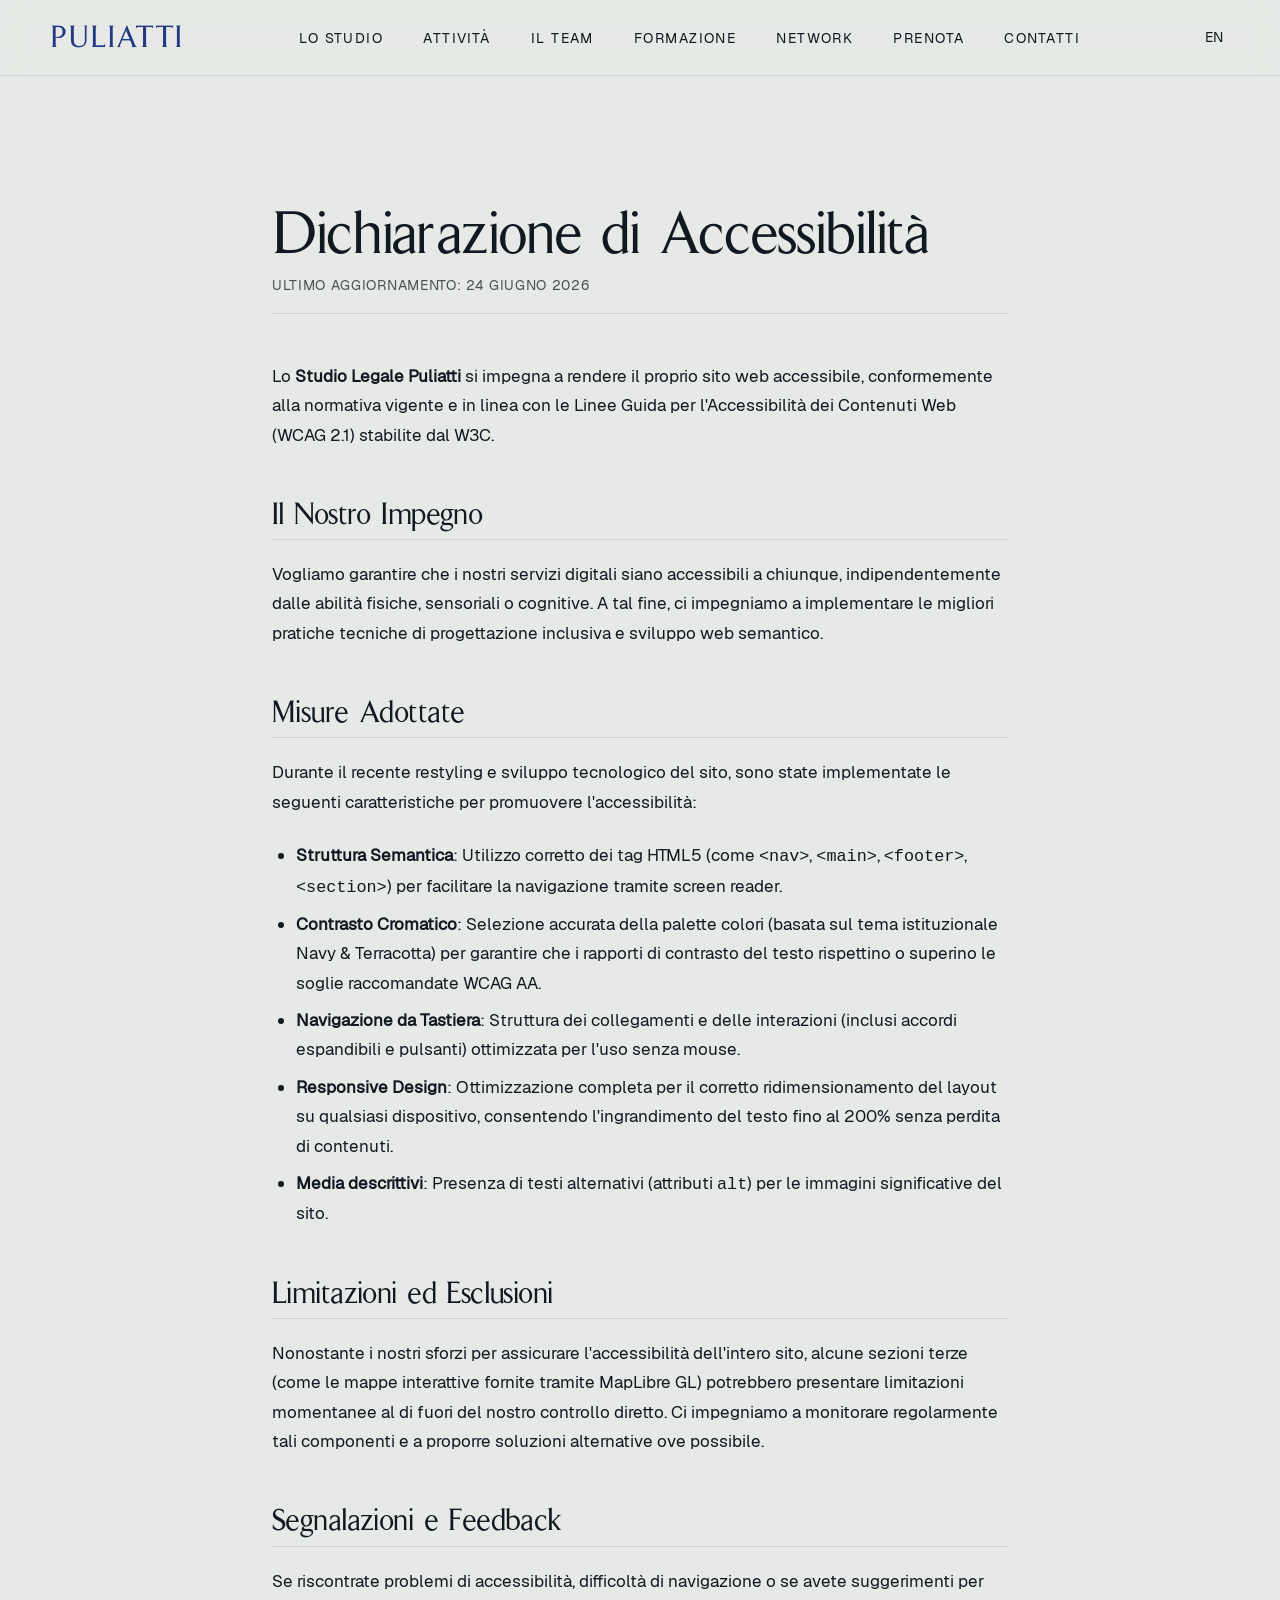
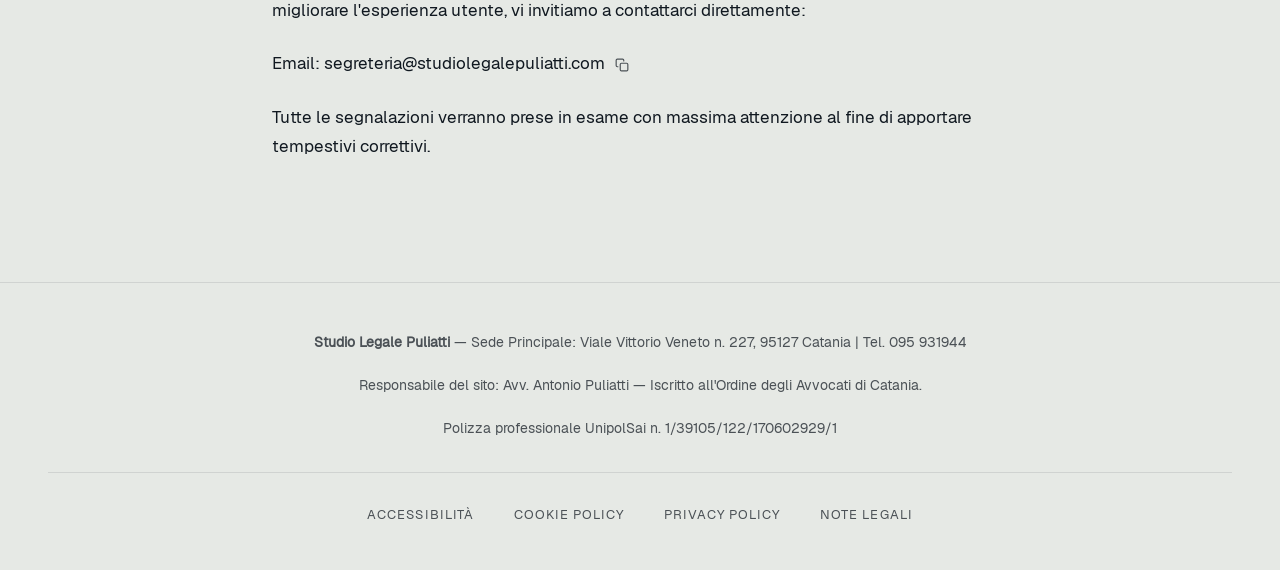
<file: accessibility.html>
<!DOCTYPE html>
<html lang="it">
<head>
    <meta charset="UTF-8">
    <meta name="viewport" content="width=device-width, initial-scale=1.0">
    <title>Dichiarazione di Accessibilità — Studio Legale Puliatti</title>
    <meta name="description" content="Dichiarazione di accessibilità del sito dello Studio Legale Puliatti, in conformità con i requisiti WCAG.">
    <link rel="apple-touch-icon" sizes="180x180" href="images/apple-touch-icon.png">
    <link rel="icon" type="image/png" sizes="32x32" href="images/favicon-32x32.png">
    <link rel="icon" type="image/png" sizes="16x16" href="images/favicon-16x16.png">
    
    <!-- Open Graph / Facebook -->
    <meta property="og:type" content="website">
    <meta property="og:url" content="https://www.studiolegalepuliatti.com/accessibility.html">
    <meta property="og:title" content="Dichiarazione di Accessibilità — Studio Legale Puliatti">
    <meta property="og:description" content="Dichiarazione di accessibilità del sito dello Studio Legale Puliatti, in conformità con i requisiti WCAG.">
    <meta property="og:image" content="https://www.studiolegalepuliatti.com/images/1693843600090.jpeg">

    <!-- Twitter -->
    <meta property="twitter:card" content="summary_large_image">
    <meta property="twitter:url" content="https://www.studiolegalepuliatti.com/accessibility.html">
    <meta property="twitter:title" content="Dichiarazione di Accessibilità — Studio Legale Puliatti">
    <meta property="twitter:description" content="Dichiarazione di accessibilità del sito dello Studio Legale Puliatti, in conformità con i requisiti WCAG.">
    <meta property="twitter:image" content="https://www.studiolegalepuliatti.com/images/1693843600090.jpeg">

    <link rel="stylesheet" href="style.css?v=1.1">
</head>
<body class="light-theme palette-a">
    <a href="#main-content" class="skip-link">Salta al contenuto principale</a>

    <!-- Navbar -->
    <nav class="navbar visible" id="navbar" style="position: sticky; top: 0; transform: translateY(0); opacity: 1; pointer-events: auto;">
        <a href="index.html" class="logo" id="nav-logo">PULIATTI</a>
        <ul class="nav-links">
            <li><a href="index.html#studio">LO STUDIO</a></li>
            <li><a href="index.html#attivita">ATTIVITÀ</a></li>
            <li><a href="index.html#team">IL TEAM</a></li>
            <li><a href="index.html#formazione">FORMAZIONE</a></li>
            <li><a href="index.html#network">NETWORK</a></li>
            <li><a href="index.html#prenota">PRENOTA</a></li>
            <li><a href="index.html#contatti">CONTATTI</a></li>
        </ul>
        <div class="nav-controls">
            <a href="en/accessibility.html" class="lang-toggle" aria-label="Switch to English">EN</a>
            <button class="menu-toggle" aria-label="Apri menu" aria-expanded="false">
                <svg width="24" height="24" viewBox="0 0 24 24" fill="none" stroke="currentColor" stroke-width="1.8" stroke-linecap="round" stroke-linejoin="round">
                    <line x1="4" y1="6" x2="20" y2="6" class="line-top"></line>
                    <line x1="4" y1="12" x2="20" y2="12" class="line-mid"></line>
                    <line x1="4" y1="18" x2="20" y2="18" class="line-bot"></line>
                </svg>
            </button>
        </div>
    </nav>

    <main class="policy-main" id="main-content">
        <div class="container container--narrow">
            <h1 class="policy-title">Dichiarazione di Accessibilità</h1>
            <div class="policy-meta">Ultimo aggiornamento: 24 Giugno 2026</div>
            
            <div class="policy-content">
                <p>Lo <strong>Studio Legale Puliatti</strong> si impegna a rendere il proprio sito web accessibile, conformemente alla normativa vigente e in linea con le Linee Guida per l'Accessibilità dei Contenuti Web (WCAG 2.1) stabilite dal W3C.</p>

                <h2>Il Nostro Impegno</h2>
                <p>Vogliamo garantire che i nostri servizi digitali siano accessibili a chiunque, indipendentemente dalle abilità fisiche, sensoriali o cognitive. A tal fine, ci impegniamo a implementare le migliori pratiche tecniche di progettazione inclusiva e sviluppo web semantico.</p>

                <h2>Misure Adottate</h2>
                <p>Durante il recente restyling e sviluppo tecnologico del sito, sono state implementate le seguenti caratteristiche per promuovere l'accessibilità:</p>
                <ul>
                    <li><strong>Struttura Semantica</strong>: Utilizzo corretto dei tag HTML5 (come <code>&lt;nav&gt;</code>, <code>&lt;main&gt;</code>, <code>&lt;footer&gt;</code>, <code>&lt;section&gt;</code>) per facilitare la navigazione tramite screen reader.</li>
                    <li><strong>Contrasto Cromatico</strong>: Selezione accurata della palette colori (basata sul tema istituzionale Navy & Terracotta) per garantire che i rapporti di contrasto del testo rispettino o superino le soglie raccomandate WCAG AA.</li>
                    <li><strong>Navigazione da Tastiera</strong>: Struttura dei collegamenti e delle interazioni (inclusi accordi espandibili e pulsanti) ottimizzata per l'uso senza mouse.</li>
                    <li><strong>Responsive Design</strong>: Ottimizzazione completa per il corretto ridimensionamento del layout su qualsiasi dispositivo, consentendo l'ingrandimento del testo fino al 200% senza perdita di contenuti.</li>
                    <li><strong>Media descrittivi</strong>: Presenza di testi alternativi (attributi <code>alt</code>) per le immagini significative del sito.</li>
                </ul>

                <h2>Limitazioni ed Esclusioni</h2>
                <p>Nonostante i nostri sforzi per assicurare l'accessibilità dell'intero sito, alcune sezioni terze (come le mappe interattive fornite tramite MapLibre GL) potrebbero presentare limitazioni momentanee al di fuori del nostro controllo diretto. Ci impegniamo a monitorare regolarmente tali componenti e a proporre soluzioni alternative ove possibile.</p>

                <h2>Segnalazioni e Feedback</h2>
                <p>Se riscontrate problemi di accessibilità, difficoltà di navigazione o se avete suggerimenti per migliorare l'esperienza utente, vi invitiamo a contattarci direttamente:</p>
                <p>Email: <a href="#" class="obfuscated-email email-text" data-user="segreteria" data-domain="studiolegalepuliatti.com" data-subject="Segnalazione Accessibilità Sito Web">segreteria [at] studiolegalepuliatti.com</a></p>
                <p>Tutte le segnalazioni verranno prese in esame con massima attenzione al fine di apportare tempestivi correttivi.</p>
            </div>
        </div>
    </main>

    <footer>
        <div class="container">
            <p><strong>Studio Legale Puliatti</strong> — Sede Principale: Viale Vittorio Veneto n. 227, 95127 Catania | Tel. <a href="tel:+390959311944">095 931944</a></p>
            <p>Responsabile del sito: Avv. Antonio Puliatti — Iscritto all'Ordine degli Avvocati di Catania.</p>
            <p>Polizza professionale UnipolSai n. 1/39105/122/170602929/1</p>
            
            <div class="footer-links">
                <a href="accessibility.html">Accessibilità</a>
                <a href="cookie-policy.html">Cookie Policy</a>
                <a href="privacy-policy.html">Privacy Policy</a>
                <a href="legal-notices.html">Note Legali</a>
            </div>
        </div>
    </footer>

    <script src="script.js?v=1.1"></script>
</body>
</html>
</file>
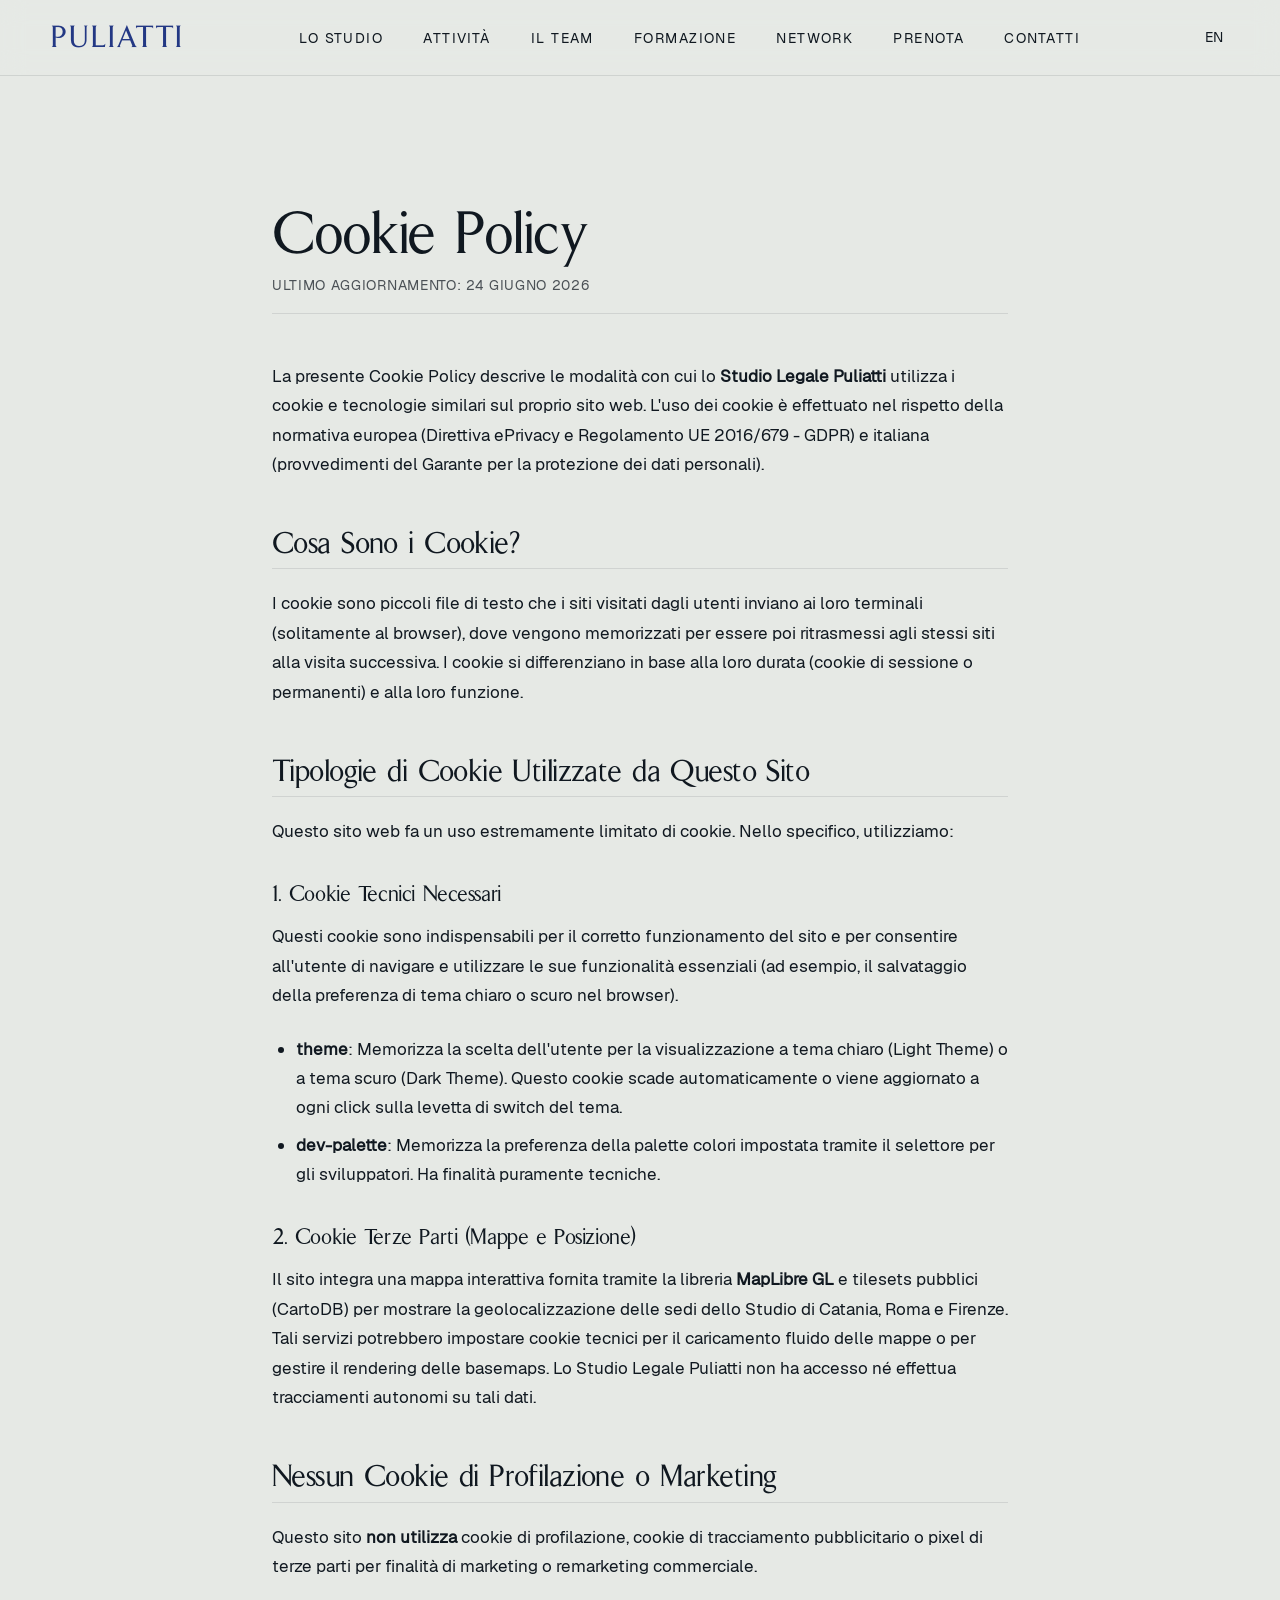
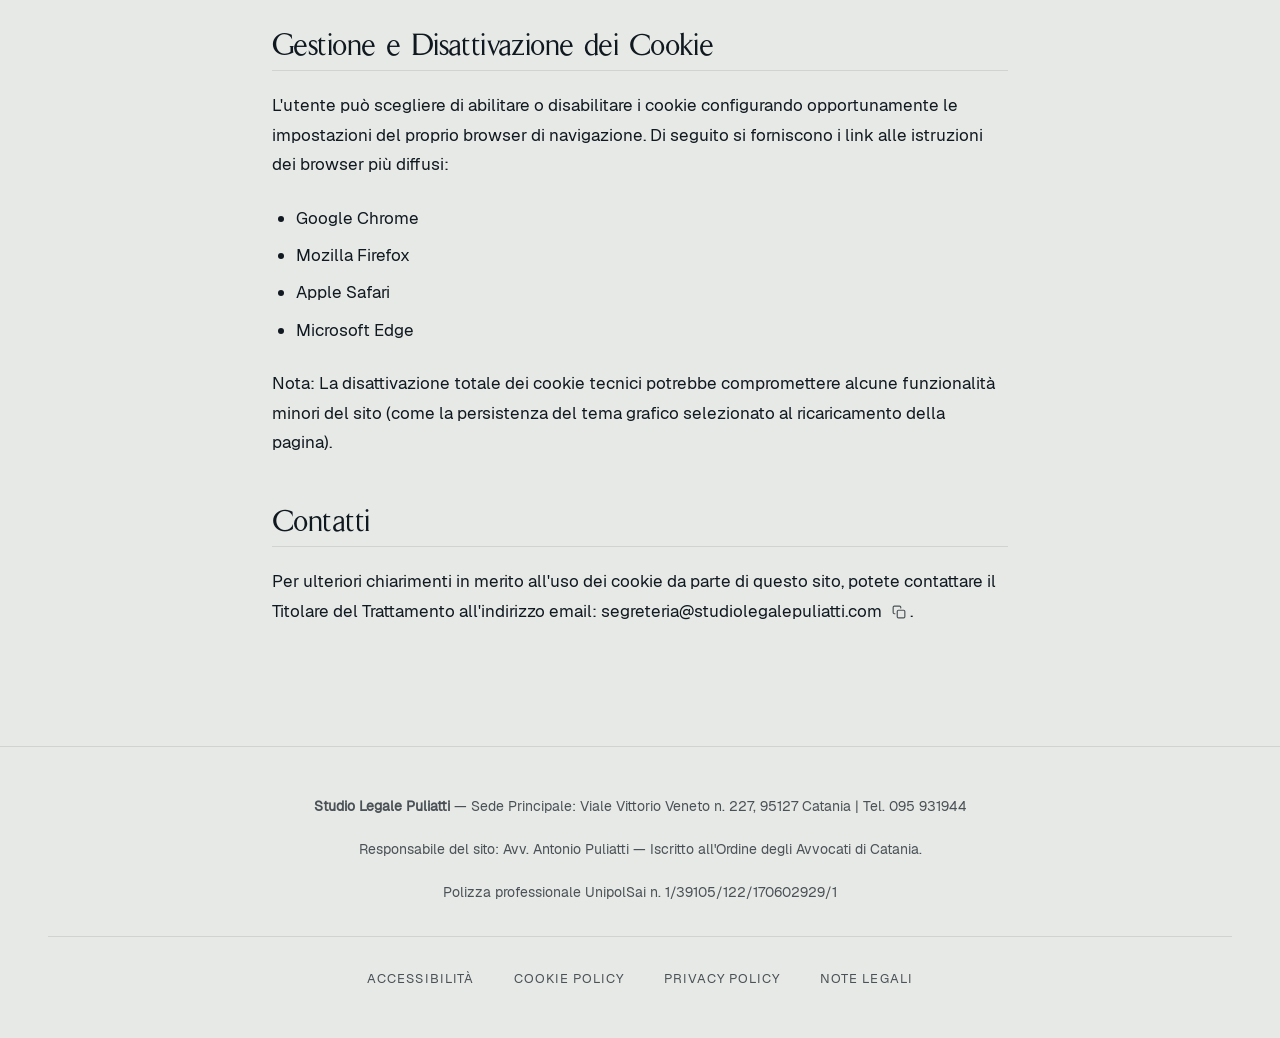
<file: cookie-policy.html>
<!DOCTYPE html>
<html lang="it">
<head>
    <meta charset="UTF-8">
    <meta name="viewport" content="width=device-width, initial-scale=1.0">
    <title>Cookie Policy — Studio Legale Puliatti</title>
    <meta name="description" content="Informativa sui cookie del sito dello Studio Legale Puliatti, che descrive come utilizziamo i cookie tecnici.">
    <link rel="apple-touch-icon" sizes="180x180" href="images/apple-touch-icon.png">
    <link rel="icon" type="image/png" sizes="32x32" href="images/favicon-32x32.png">
    <link rel="icon" type="image/png" sizes="16x16" href="images/favicon-16x16.png">
    
    <!-- Open Graph / Facebook -->
    <meta property="og:type" content="website">
    <meta property="og:url" content="https://www.studiolegalepuliatti.com/cookie-policy.html">
    <meta property="og:title" content="Cookie Policy — Studio Legale Puliatti">
    <meta property="og:description" content="Informativa sui cookie del sito dello Studio Legale Puliatti, che descrive come utilizziamo i cookie tecnici.">
    <meta property="og:image" content="https://www.studiolegalepuliatti.com/images/1693843600090.jpeg">

    <!-- Twitter -->
    <meta property="twitter:card" content="summary_large_image">
    <meta property="twitter:url" content="https://www.studiolegalepuliatti.com/cookie-policy.html">
    <meta property="twitter:title" content="Cookie Policy — Studio Legale Puliatti">
    <meta property="twitter:description" content="Informativa sui cookie del sito dello Studio Legale Puliatti, che descrive come utilizziamo i cookie tecnici.">
    <meta property="twitter:image" content="https://www.studiolegalepuliatti.com/images/1693843600090.jpeg">

    <link rel="stylesheet" href="style.css?v=1.1">
</head>
<body class="light-theme palette-a">
    <a href="#main-content" class="skip-link">Salta al contenuto principale</a>

    <!-- Navbar -->
    <nav class="navbar visible" id="navbar" style="position: sticky; top: 0; transform: translateY(0); opacity: 1; pointer-events: auto;">
        <a href="index.html" class="logo" id="nav-logo">PULIATTI</a>
        <ul class="nav-links">
            <li><a href="index.html#studio">LO STUDIO</a></li>
            <li><a href="index.html#attivita">ATTIVITÀ</a></li>
            <li><a href="index.html#team">IL TEAM</a></li>
            <li><a href="index.html#formazione">FORMAZIONE</a></li>
            <li><a href="index.html#network">NETWORK</a></li>
            <li><a href="index.html#prenota">PRENOTA</a></li>
            <li><a href="index.html#contatti">CONTATTI</a></li>
        </ul>
        <div class="nav-controls">
            <a href="en/cookie-policy.html" class="lang-toggle" aria-label="Switch to English">EN</a>
            <button class="menu-toggle" aria-label="Apri menu" aria-expanded="false">
                <svg width="24" height="24" viewBox="0 0 24 24" fill="none" stroke="currentColor" stroke-width="1.8" stroke-linecap="round" stroke-linejoin="round">
                    <line x1="4" y1="6" x2="20" y2="6" class="line-top"></line>
                    <line x1="4" y1="12" x2="20" y2="12" class="line-mid"></line>
                    <line x1="4" y1="18" x2="20" y2="18" class="line-bot"></line>
                </svg>
            </button>
        </div>
    </nav>

    <main class="policy-main" id="main-content">
        <div class="container container--narrow">
            <h1 class="policy-title">Cookie Policy</h1>
            <div class="policy-meta">Ultimo aggiornamento: 24 Giugno 2026</div>
            
            <div class="policy-content">
                <p>La presente Cookie Policy descrive le modalità con cui lo <strong>Studio Legale Puliatti</strong> utilizza i cookie e tecnologie similari sul proprio sito web. L'uso dei cookie è effettuato nel rispetto della normativa europea (Direttiva ePrivacy e Regolamento UE 2016/679 - GDPR) e italiana (provvedimenti del Garante per la protezione dei dati personali).</p>

                <h2>Cosa Sono i Cookie?</h2>
                <p>I cookie sono piccoli file di testo che i siti visitati dagli utenti inviano ai loro terminali (solitamente al browser), dove vengono memorizzati per essere poi ritrasmessi agli stessi siti alla visita successiva. I cookie si differenziano in base alla loro durata (cookie di sessione o permanenti) e alla loro funzione.</p>

                <h2>Tipologie di Cookie Utilizzate da Questo Sito</h2>
                <p>Questo sito web fa un uso estremamente limitato di cookie. Nello specifico, utilizziamo:</p>

                <h3>1. Cookie Tecnici Necessari</h3>
                <p>Questi cookie sono indispensabili per il corretto funzionamento del sito e per consentire all'utente di navigare e utilizzare le sue funzionalità essenziali (ad esempio, il salvataggio della preferenza di tema chiaro o scuro nel browser).</p>
                <ul>
                    <li><strong>theme</strong>: Memorizza la scelta dell'utente per la visualizzazione a tema chiaro (Light Theme) o a tema scuro (Dark Theme). Questo cookie scade automaticamente o viene aggiornato a ogni click sulla levetta di switch del tema.</li>
                    <li><strong>dev-palette</strong>: Memorizza la preferenza della palette colori impostata tramite il selettore per gli sviluppatori. Ha finalità puramente tecniche.</li>
                </ul>

                <h3>2. Cookie Terze Parti (Mappe e Posizione)</h3>
                <p>Il sito integra una mappa interattiva fornita tramite la libreria <strong>MapLibre GL</strong> e tilesets pubblici (CartoDB) per mostrare la geolocalizzazione delle sedi dello Studio di Catania, Roma e Firenze. Tali servizi potrebbero impostare cookie tecnici per il caricamento fluido delle mappe o per gestire il rendering delle basemaps. Lo Studio Legale Puliatti non ha accesso né effettua tracciamenti autonomi su tali dati.</p>

                <h2>Nessun Cookie di Profilazione o Marketing</h2>
                <p>Questo sito <strong>non utilizza</strong> cookie di profilazione, cookie di tracciamento pubblicitario o pixel di terze parti per finalità di marketing o remarketing commerciale.</p>

                <h2>Gestione e Disattivazione dei Cookie</h2>
                <p>L'utente può scegliere di abilitare o disabilitare i cookie configurando opportunamente le impostazioni del proprio browser di navigazione. Di seguito si forniscono i link alle istruzioni dei browser più diffusi:</p>
                <ul>
                    <li><a href="https://support.google.com/chrome/answer/95647" target="_blank" rel="noopener">Google Chrome</a></li>
                    <li><a href="https://support.mozilla.org/it/kb/Attivare%20e%20disattivare%20i%20cookie" target="_blank" rel="noopener">Mozilla Firefox</a></li>
                    <li><a href="https://support.apple.com/it-it/guide/safari/sfri11471/mac" target="_blank" rel="noopener">Apple Safari</a></li>
                    <li><a href="https://support.microsoft.com/it-it/windows/gestire-i-cookie-in-microsoft-edge-168dab11-0753-043d-7c16-ede5947fc64d" target="_blank" rel="noopener">Microsoft Edge</a></li>
                </ul>
                <p>Nota: La disattivazione totale dei cookie tecnici potrebbe compromettere alcune funzionalità minori del sito (come la persistenza del tema grafico selezionato al ricaricamento della pagina).</p>

                <h2>Contatti</h2>
                <p>Per ulteriori chiarimenti in merito all'uso dei cookie da parte di questo sito, potete contattare il Titolare del Trattamento all'indirizzo email: <a href="#" class="obfuscated-email email-text" data-user="segreteria" data-domain="studiolegalepuliatti.com">segreteria [at] studiolegalepuliatti.com</a>.</p>
            </div>
        </div>
    </main>

    <footer>
        <div class="container">
            <p><strong>Studio Legale Puliatti</strong> — Sede Principale: Viale Vittorio Veneto n. 227, 95127 Catania | Tel. <a href="tel:+390959311944">095 931944</a></p>
            <p>Responsabile del sito: Avv. Antonio Puliatti — Iscritto all'Ordine degli Avvocati di Catania.</p>
            <p>Polizza professionale UnipolSai n. 1/39105/122/170602929/1</p>
            
            <div class="footer-links">
                <a href="accessibility.html">Accessibilità</a>
                <a href="cookie-policy.html">Cookie Policy</a>
                <a href="privacy-policy.html">Privacy Policy</a>
                <a href="legal-notices.html">Note Legali</a>
            </div>
        </div>
    </footer>

    <script src="script.js?v=1.1"></script>
</body>
</html>
</file>
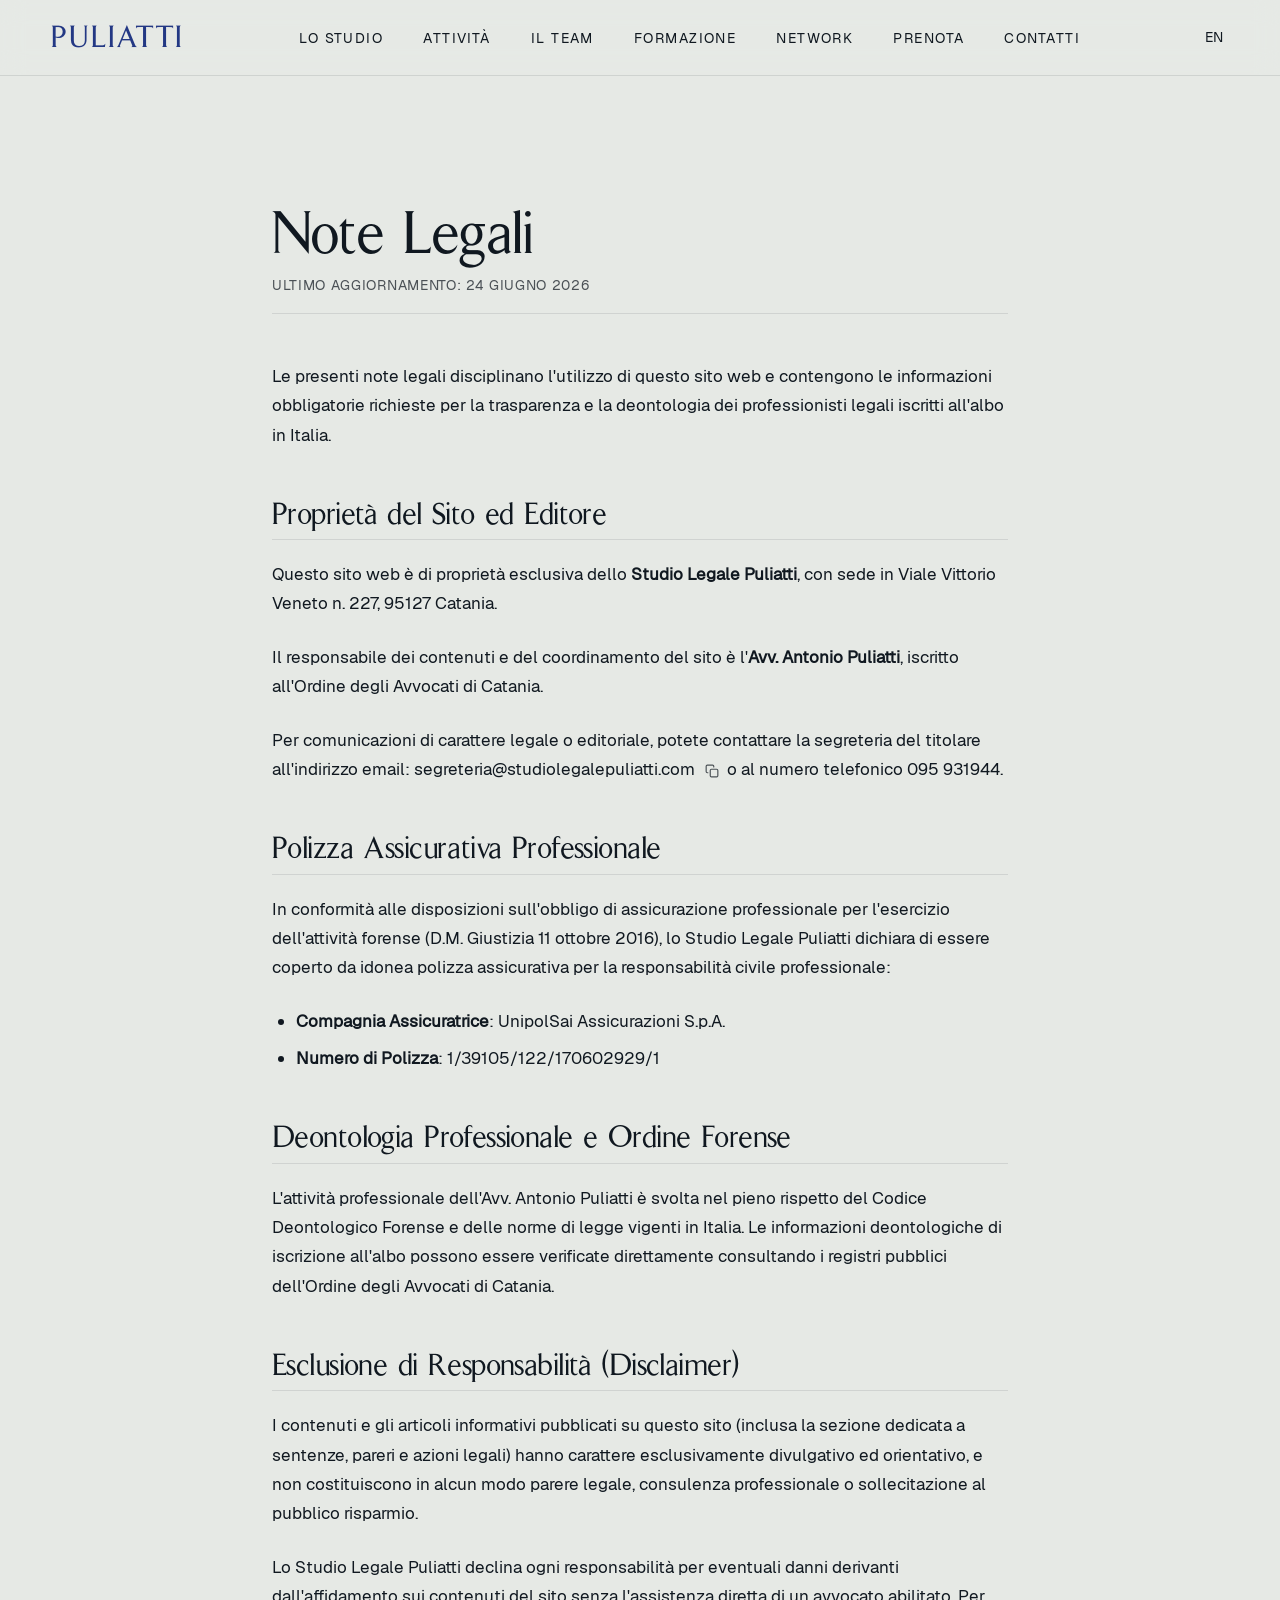
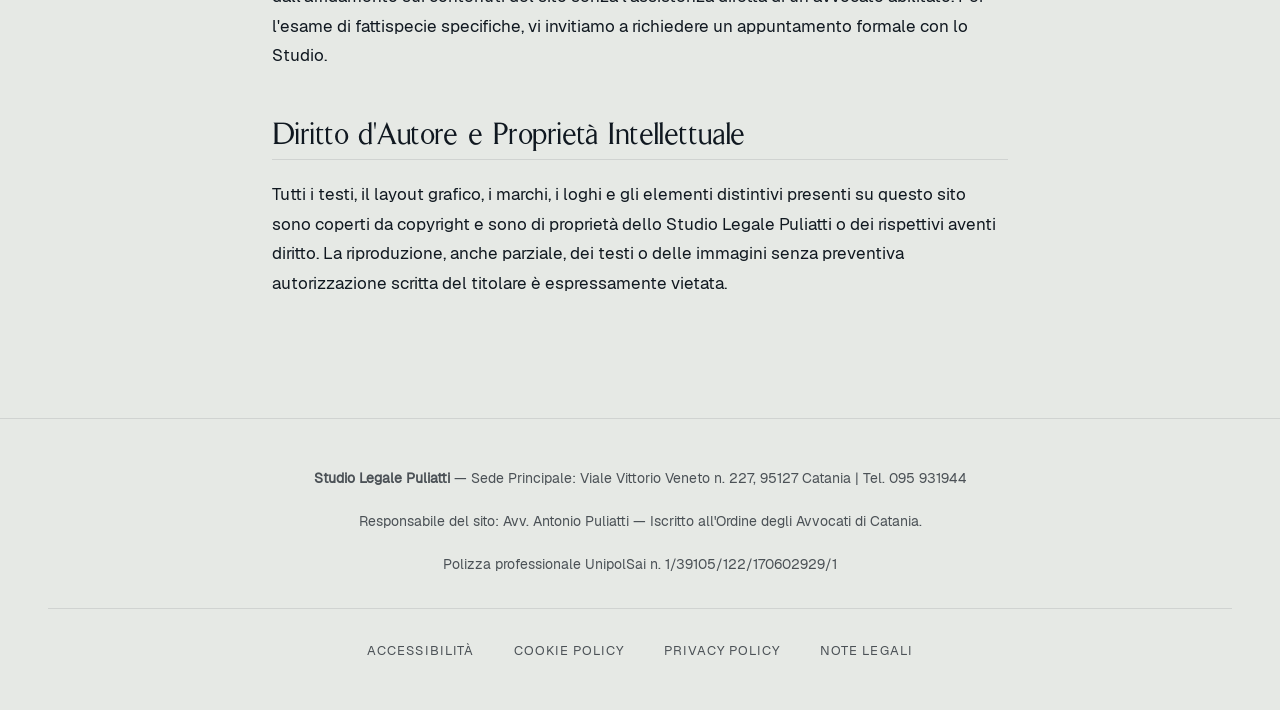
<file: legal-notices.html>
<!DOCTYPE html>
<html lang="it">
<head>
    <meta charset="UTF-8">
    <meta name="viewport" content="width=device-width, initial-scale=1.0">
    <title>Note Legali — Studio Legale Puliatti</title>
    <meta name="description" content="Note legali e informazioni professionali dello Studio Legale Puliatti, incluse le iscrizioni all'albo e l'assicurazione professionale.">
    <link rel="apple-touch-icon" sizes="180x180" href="images/apple-touch-icon.png">
    <link rel="icon" type="image/png" sizes="32x32" href="images/favicon-32x32.png">
    <link rel="icon" type="image/png" sizes="16x16" href="images/favicon-16x16.png">
    
    <!-- Open Graph / Facebook -->
    <meta property="og:type" content="website">
    <meta property="og:url" content="https://www.studiolegalepuliatti.com/legal-notices.html">
    <meta property="og:title" content="Note Legali — Studio Legale Puliatti">
    <meta property="og:description" content="Note legali e informazioni professionali dello Studio Legale Puliatti, incluse le iscrizioni all'albo e l'assicurazione professionale.">
    <meta property="og:image" content="https://www.studiolegalepuliatti.com/images/1693843600090.jpeg">

    <!-- Twitter -->
    <meta property="twitter:card" content="summary_large_image">
    <meta property="twitter:url" content="https://www.studiolegalepuliatti.com/legal-notices.html">
    <meta property="twitter:title" content="Note Legali — Studio Legale Puliatti">
    <meta property="twitter:description" content="Note legali e informazioni professionali dello Studio Legale Puliatti, incluse le iscrizioni all'albo e l'assicurazione professionale.">
    <meta property="twitter:image" content="https://www.studiolegalepuliatti.com/images/1693843600090.jpeg">

    <link rel="stylesheet" href="style.css?v=1.1">
</head>
<body class="light-theme palette-a">
    <a href="#main-content" class="skip-link">Salta al contenuto principale</a>

    <!-- Navbar -->
    <nav class="navbar visible" id="navbar" style="position: sticky; top: 0; transform: translateY(0); opacity: 1; pointer-events: auto;">
        <a href="index.html" class="logo" id="nav-logo">PULIATTI</a>
        <ul class="nav-links">
            <li><a href="index.html#studio">LO STUDIO</a></li>
            <li><a href="index.html#attivita">ATTIVITÀ</a></li>
            <li><a href="index.html#team">IL TEAM</a></li>
            <li><a href="index.html#formazione">FORMAZIONE</a></li>
            <li><a href="index.html#network">NETWORK</a></li>
            <li><a href="index.html#prenota">PRENOTA</a></li>
            <li><a href="index.html#contatti">CONTATTI</a></li>
        </ul>
        <div class="nav-controls">
            <a href="en/legal-notices.html" class="lang-toggle" aria-label="Switch to English">EN</a>
            <button class="menu-toggle" aria-label="Apri menu" aria-expanded="false">
                <svg width="24" height="24" viewBox="0 0 24 24" fill="none" stroke="currentColor" stroke-width="1.8" stroke-linecap="round" stroke-linejoin="round">
                    <line x1="4" y1="6" x2="20" y2="6" class="line-top"></line>
                    <line x1="4" y1="12" x2="20" y2="12" class="line-mid"></line>
                    <line x1="4" y1="18" x2="20" y2="18" class="line-bot"></line>
                </svg>
            </button>
        </div>
    </nav>

    <main class="policy-main" id="main-content">
        <div class="container container--narrow">
            <h1 class="policy-title">Note Legali</h1>
            <div class="policy-meta">Ultimo aggiornamento: 24 Giugno 2026</div>
            
            <div class="policy-content">
                <p>Le presenti note legali disciplinano l'utilizzo di questo sito web e contengono le informazioni obbligatorie richieste per la trasparenza e la deontologia dei professionisti legali iscritti all'albo in Italia.</p>

                <h2>Proprietà del Sito ed Editore</h2>
                <p>Questo sito web è di proprietà esclusiva dello <strong>Studio Legale Puliatti</strong>, con sede in Viale Vittorio Veneto n. 227, 95127 Catania.</p>
                <p>Il responsabile dei contenuti e del coordinamento del sito è l'<strong>Avv. Antonio Puliatti</strong>, iscritto all'Ordine degli Avvocati di Catania.</p>
                <p>Per comunicazioni di carattere legale o editoriale, potete contattare la segreteria del titolare all'indirizzo email: <a href="#" class="obfuscated-email email-text" data-user="segreteria" data-domain="studiolegalepuliatti.com">segreteria [at] studiolegalepuliatti.com</a> o al numero telefonico <a href="tel:+390959311944">095 931944</a>.</p>

                <h2>Polizza Assicurativa Professionale</h2>
                <p>In conformità alle disposizioni sull'obbligo di assicurazione professionale per l'esercizio dell'attività forense (D.M. Giustizia 11 ottobre 2016), lo Studio Legale Puliatti dichiara di essere coperto da idonea polizza assicurativa per la responsabilità civile professionale:</p>
                <ul>
                    <li><strong>Compagnia Assicuratrice</strong>: UnipolSai Assicurazioni S.p.A.</li>
                    <li><strong>Numero di Polizza</strong>: 1/39105/122/170602929/1</li>
                </ul>

                <h2>Deontologia Professionale e Ordine Forense</h2>
                <p>L'attività professionale dell'Avv. Antonio Puliatti è svolta nel pieno rispetto del Codice Deontologico Forense e delle norme di legge vigenti in Italia. Le informazioni deontologiche di iscrizione all'albo possono essere verificate direttamente consultando i registri pubblici dell'Ordine degli Avvocati di Catania.</p>

                <h2>Esclusione di Responsabilità (Disclaimer)</h2>
                <p>I contenuti e gli articoli informativi pubblicati su questo sito (inclusa la sezione dedicata a sentenze, pareri e azioni legali) hanno carattere esclusivamente divulgativo ed orientativo, e non costituiscono in alcun modo parere legale, consulenza professionale o sollecitazione al pubblico risparmio.</p>
                <p>Lo Studio Legale Puliatti declina ogni responsabilità per eventuali danni derivanti dall'affidamento sui contenuti del sito senza l'assistenza diretta di un avvocato abilitato. Per l'esame di fattispecie specifiche, vi invitiamo a richiedere un appuntamento formale con lo Studio.</p>

                <h2>Diritto d'Autore e Proprietà Intellettuale</h2>
                <p>Tutti i testi, il layout grafico, i marchi, i loghi e gli elementi distintivi presenti su questo sito sono coperti da copyright e sono di proprietà dello Studio Legale Puliatti o dei rispettivi aventi diritto. La riproduzione, anche parziale, dei testi o delle immagini senza preventiva autorizzazione scritta del titolare è espressamente vietata.</p>
            </div>
        </div>
    </main>

    <footer>
        <div class="container">
            <p><strong>Studio Legale Puliatti</strong> — Sede Principale: Viale Vittorio Veneto n. 227, 95127 Catania | Tel. <a href="tel:+390959311944">095 931944</a></p>
            <p>Responsabile del sito: Avv. Antonio Puliatti — Iscritto all'Ordine degli Avvocati di Catania.</p>
            <p>Polizza professionale UnipolSai n. 1/39105/122/170602929/1</p>
            
            <div class="footer-links">
                <a href="accessibility.html">Accessibilità</a>
                <a href="cookie-policy.html">Cookie Policy</a>
                <a href="privacy-policy.html">Privacy Policy</a>
                <a href="legal-notices.html">Note Legali</a>
            </div>
        </div>
    </footer>

    <script src="script.js?v=1.1"></script>
</body>
</html>
</file>
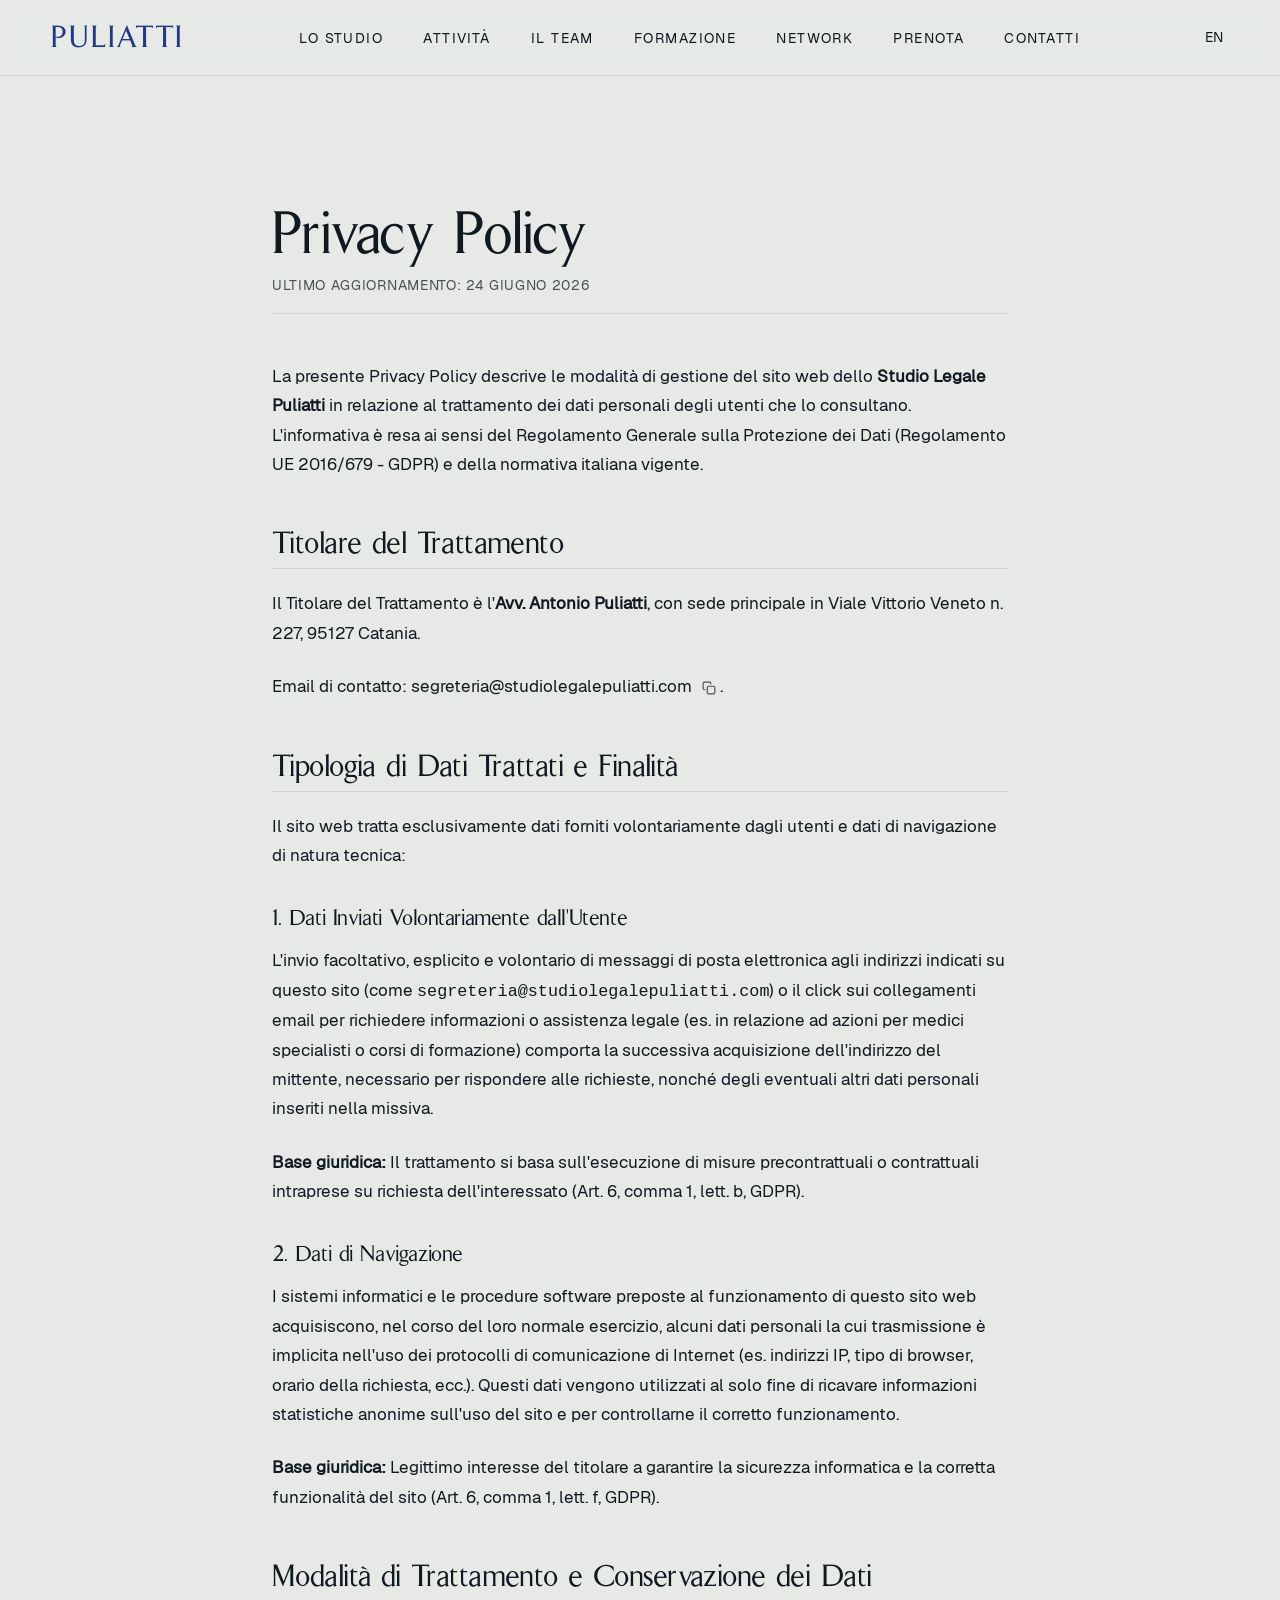
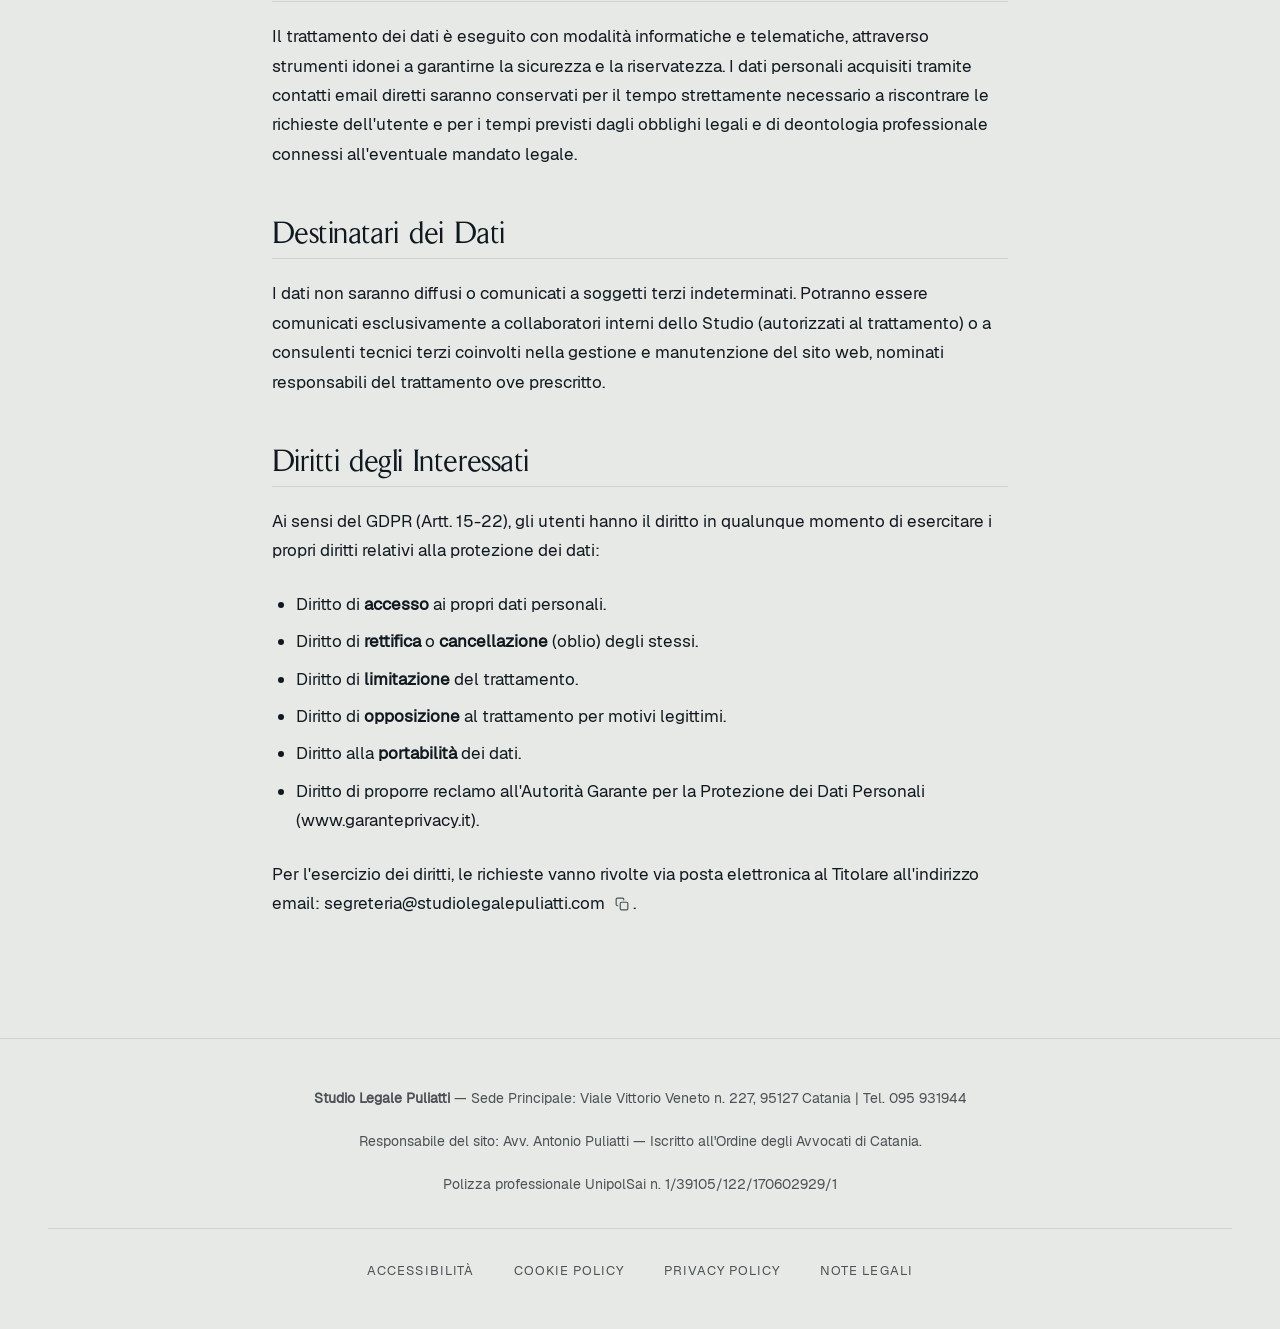
<file: privacy-policy.html>
<!DOCTYPE html>
<html lang="it">
<head>
    <meta charset="UTF-8">
    <meta name="viewport" content="width=device-width, initial-scale=1.0">
    <title>Privacy Policy — Studio Legale Puliatti</title>
    <meta name="description" content="Informativa sulla privacy del sito dello Studio Legale Puliatti, conforme al regolamento europeo GDPR.">
    <link rel="apple-touch-icon" sizes="180x180" href="images/apple-touch-icon.png">
    <link rel="icon" type="image/png" sizes="32x32" href="images/favicon-32x32.png">
    <link rel="icon" type="image/png" sizes="16x16" href="images/favicon-16x16.png">
    
    <!-- Open Graph / Facebook -->
    <meta property="og:type" content="website">
    <meta property="og:url" content="https://www.studiolegalepuliatti.com/privacy-policy.html">
    <meta property="og:title" content="Privacy Policy — Studio Legale Puliatti">
    <meta property="og:description" content="Informativa sulla privacy del sito dello Studio Legale Puliatti, conforme al regolamento europeo GDPR.">
    <meta property="og:image" content="https://www.studiolegalepuliatti.com/images/1693843600090.jpeg">

    <!-- Twitter -->
    <meta property="twitter:card" content="summary_large_image">
    <meta property="twitter:url" content="https://www.studiolegalepuliatti.com/privacy-policy.html">
    <meta property="twitter:title" content="Privacy Policy — Studio Legale Puliatti">
    <meta property="twitter:description" content="Informativa sulla privacy del sito dello Studio Legale Puliatti, conforme al regolamento europeo GDPR.">
    <meta property="twitter:image" content="https://www.studiolegalepuliatti.com/images/1693843600090.jpeg">

    <link rel="stylesheet" href="style.css?v=1.1">
</head>
<body class="light-theme palette-a">
    <a href="#main-content" class="skip-link">Salta al contenuto principale</a>

    <!-- Navbar -->
    <nav class="navbar visible" id="navbar" style="position: sticky; top: 0; transform: translateY(0); opacity: 1; pointer-events: auto;">
        <a href="index.html" class="logo" id="nav-logo">PULIATTI</a>
        <ul class="nav-links">
            <li><a href="index.html#studio">LO STUDIO</a></li>
            <li><a href="index.html#attivita">ATTIVITÀ</a></li>
            <li><a href="index.html#team">IL TEAM</a></li>
            <li><a href="index.html#formazione">FORMAZIONE</a></li>
            <li><a href="index.html#network">NETWORK</a></li>
            <li><a href="index.html#prenota">PRENOTA</a></li>
            <li><a href="index.html#contatti">CONTATTI</a></li>
        </ul>
        <div class="nav-controls">
            <a href="en/privacy-policy.html" class="lang-toggle" aria-label="Switch to English">EN</a>
            <button class="menu-toggle" aria-label="Apri menu" aria-expanded="false">
                <svg width="24" height="24" viewBox="0 0 24 24" fill="none" stroke="currentColor" stroke-width="1.8" stroke-linecap="round" stroke-linejoin="round">
                    <line x1="4" y1="6" x2="20" y2="6" class="line-top"></line>
                    <line x1="4" y1="12" x2="20" y2="12" class="line-mid"></line>
                    <line x1="4" y1="18" x2="20" y2="18" class="line-bot"></line>
                </svg>
            </button>
        </div>
    </nav>

    <main class="policy-main" id="main-content">
        <div class="container container--narrow">
            <h1 class="policy-title">Privacy Policy</h1>
            <div class="policy-meta">Ultimo aggiornamento: 24 Giugno 2026</div>
            
            <div class="policy-content">
                <p>La presente Privacy Policy descrive le modalità di gestione del sito web dello <strong>Studio Legale Puliatti</strong> in relazione al trattamento dei dati personali degli utenti che lo consultano. L'informativa è resa ai sensi del Regolamento Generale sulla Protezione dei Dati (Regolamento UE 2016/679 - GDPR) e della normativa italiana vigente.</p>

                <h2>Titolare del Trattamento</h2>
                <p>Il Titolare del Trattamento è l'<strong>Avv. Antonio Puliatti</strong>, con sede principale in Viale Vittorio Veneto n. 227, 95127 Catania.</p>
                <p>Email di contatto: <a href="#" class="obfuscated-email email-text" data-user="segreteria" data-domain="studiolegalepuliatti.com">segreteria [at] studiolegalepuliatti.com</a>.</p>

                <h2>Tipologia di Dati Trattati e Finalità</h2>
                <p>Il sito web tratta esclusivamente dati forniti volontariamente dagli utenti e dati di navigazione di natura tecnica:</p>

                <h3>1. Dati Inviati Volontariamente dall'Utente</h3>
                <p>L'invio facoltativo, esplicito e volontario di messaggi di posta elettronica agli indirizzi indicati su questo sito (come <code>segreteria@studiolegalepuliatti.com</code>) o il click sui collegamenti email per richiedere informazioni o assistenza legale (es. in relazione ad azioni per medici specialisti o corsi di formazione) comporta la successiva acquisizione dell'indirizzo del mittente, necessario per rispondere alle richieste, nonché degli eventuali altri dati personali inseriti nella missiva.</p>
                <p><strong>Base giuridica:</strong> Il trattamento si basa sull'esecuzione di misure precontrattuali o contrattuali intraprese su richiesta dell'interessato (Art. 6, comma 1, lett. b, GDPR).</p>

                <h3>2. Dati di Navigazione</h3>
                <p>I sistemi informatici e le procedure software preposte al funzionamento di questo sito web acquisiscono, nel corso del loro normale esercizio, alcuni dati personali la cui trasmissione è implicita nell'uso dei protocolli di comunicazione di Internet (es. indirizzi IP, tipo di browser, orario della richiesta, ecc.). Questi dati vengono utilizzati al solo fine di ricavare informazioni statistiche anonime sull'uso del sito e per controllarne il corretto funzionamento.</p>
                <p><strong>Base giuridica:</strong> Legittimo interesse del titolare a garantire la sicurezza informatica e la corretta funzionalità del sito (Art. 6, comma 1, lett. f, GDPR).</p>

                <h2>Modalità di Trattamento e Conservazione dei Dati</h2>
                <p>Il trattamento dei dati è eseguito con modalità informatiche e telematiche, attraverso strumenti idonei a garantirne la sicurezza e la riservatezza. I dati personali acquisiti tramite contatti email diretti saranno conservati per il tempo strettamente necessario a riscontrare le richieste dell'utente e per i tempi previsti dagli obblighi legali e di deontologia professionale connessi all'eventuale mandato legale.</p>

                <h2>Destinatari dei Dati</h2>
                <p>I dati non saranno diffusi o comunicati a soggetti terzi indeterminati. Potranno essere comunicati esclusivamente a collaboratori interni dello Studio (autorizzati al trattamento) o a consulenti tecnici terzi coinvolti nella gestione e manutenzione del sito web, nominati responsabili del trattamento ove prescritto.</p>

                <h2>Diritti degli Interessati</h2>
                <p>Ai sensi del GDPR (Artt. 15-22), gli utenti hanno il diritto in qualunque momento di esercitare i propri diritti relativi alla protezione dei dati:</p>
                <ul>
                    <li>Diritto di <strong>accesso</strong> ai propri dati personali.</li>
                    <li>Diritto di <strong>rettifica</strong> o <strong>cancellazione</strong> (oblio) degli stessi.</li>
                    <li>Diritto di <strong>limitazione</strong> del trattamento.</li>
                    <li>Diritto di <strong>opposizione</strong> al trattamento per motivi legittimi.</li>
                    <li>Diritto alla <strong>portabilità</strong> dei dati.</li>
                    <li>Diritto di proporre reclamo all'Autorità Garante per la Protezione dei Dati Personali (<a href="https://www.garanteprivacy.it" target="_blank" rel="noopener">www.garanteprivacy.it</a>).</li>
                </ul>
                <p>Per l'esercizio dei diritti, le richieste vanno rivolte via posta elettronica al Titolare all'indirizzo email: <a href="#" class="obfuscated-email email-text" data-user="segreteria" data-domain="studiolegalepuliatti.com">segreteria [at] studiolegalepuliatti.com</a>.</p>
            </div>
        </div>
    </main>

    <footer>
        <div class="container">
            <p><strong>Studio Legale Puliatti</strong> — Sede Principale: Viale Vittorio Veneto n. 227, 95127 Catania | Tel. <a href="tel:+390959311944">095 931944</a></p>
            <p>Responsabile del sito: Avv. Antonio Puliatti — Iscritto all'Ordine degli Avvocati di Catania.</p>
            <p>Polizza professionale UnipolSai n. 1/39105/122/170602929/1</p>
            
            <div class="footer-links">
                <a href="accessibility.html">Accessibilità</a>
                <a href="cookie-policy.html">Cookie Policy</a>
                <a href="privacy-policy.html">Privacy Policy</a>
                <a href="legal-notices.html">Note Legali</a>
            </div>
        </div>
    </footer>

    <script src="script.js?v=1.1"></script>
</body>
</html>
</file>
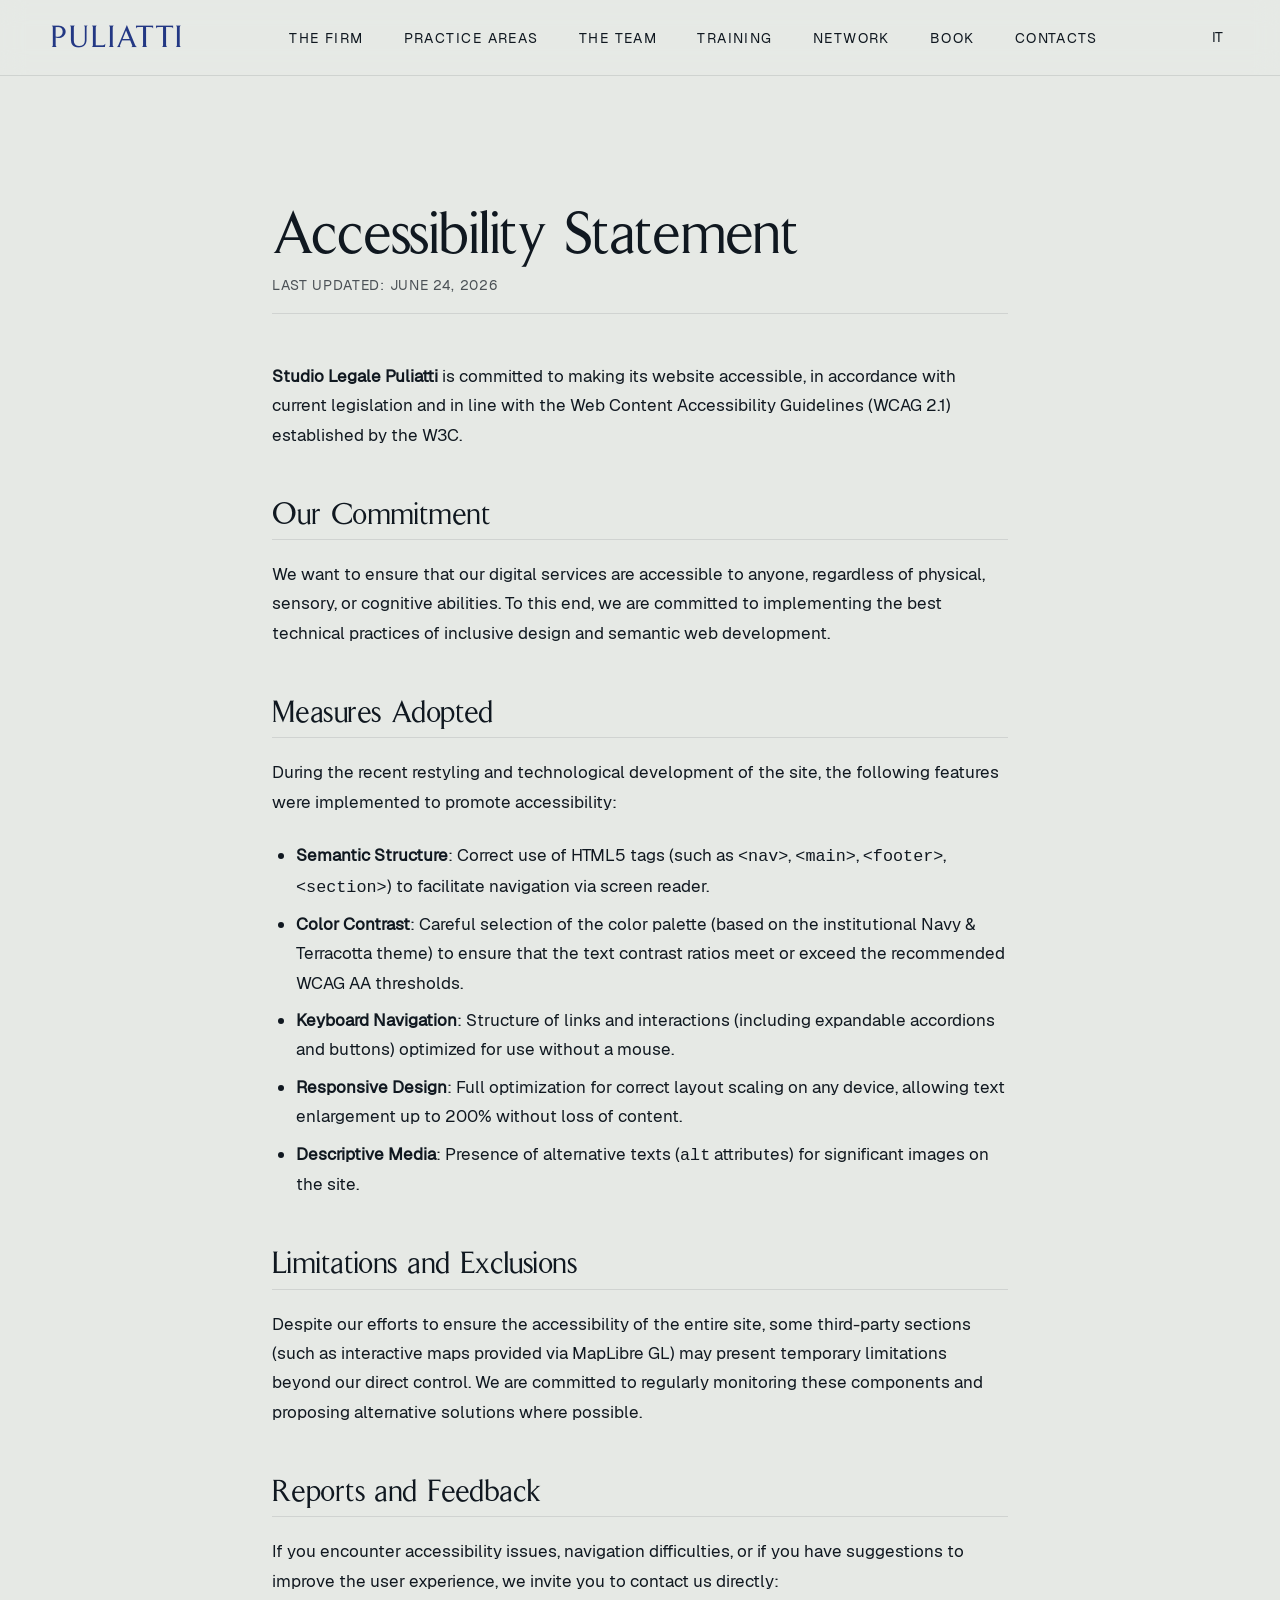
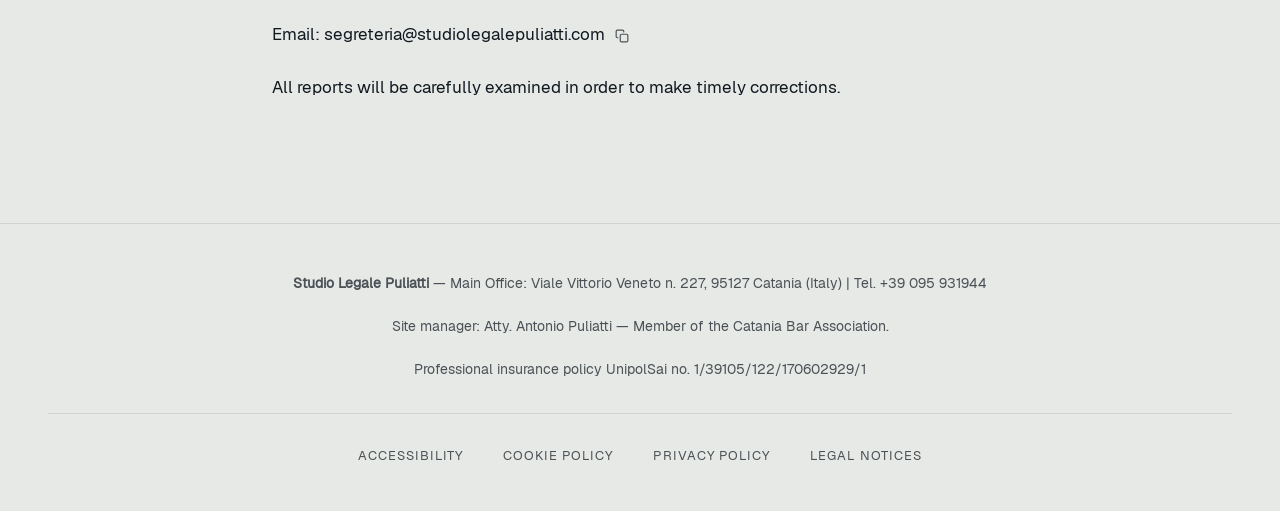
<file: en/accessibility.html>
<!DOCTYPE html>
<html lang="en">
<head>
    <meta charset="UTF-8">
    <meta name="viewport" content="width=device-width, initial-scale=1.0">
    <title>Accessibility Statement — Studio Legale Puliatti</title>
    <meta name="description" content="Accessibility statement for the Studio Legale Puliatti website, in compliance with WCAG requirements.">
    <link rel="apple-touch-icon" sizes="180x180" href="../images/apple-touch-icon.png">
    <link rel="icon" type="image/png" sizes="32x32" href="../images/favicon-32x32.png">
    <link rel="icon" type="image/png" sizes="16x16" href="../images/favicon-16x16.png">
    
    <!-- Open Graph / Facebook -->
    <meta property="og:type" content="website">
    <meta property="og:url" content="https://www.studiolegalepuliatti.com/en/accessibility.html">
    <meta property="og:title" content="Accessibility Statement — Studio Legale Puliatti">
    <meta property="og:description" content="Accessibility statement for the Studio Legale Puliatti website, in compliance with WCAG requirements.">
    <meta property="og:image" content="https://www.studiolegalepuliatti.com/images/1693843600090.jpeg">

    <!-- Twitter -->
    <meta property="twitter:card" content="summary_large_image">
    <meta property="twitter:url" content="https://www.studiolegalepuliatti.com/en/accessibility.html">
    <meta property="twitter:title" content="Accessibility Statement — Studio Legale Puliatti">
    <meta property="twitter:description" content="Accessibility statement for the Studio Legale Puliatti website, in compliance with WCAG requirements.">
    <meta property="twitter:image" content="https://www.studiolegalepuliatti.com/images/1693843600090.jpeg">

    <link rel="stylesheet" href="../style.css?v=1.1">
</head>
<body class="light-theme palette-a">
    <a href="#main-content" class="skip-link">Skip to main content</a>

    <!-- Navbar -->
    <nav class="navbar visible" id="navbar" style="position: sticky; top: 0; transform: translateY(0); opacity: 1; pointer-events: auto;">
        <a href="index.html" class="logo" id="nav-logo">PULIATTI</a>
        <ul class="nav-links">
            <li><a href="index.html#studio">THE FIRM</a></li>
            <li><a href="index.html#attivita">PRACTICE AREAS</a></li>
            <li><a href="index.html#team">THE TEAM</a></li>
            <li><a href="index.html#formazione">TRAINING</a></li>
            <li><a href="index.html#network">NETWORK</a></li>
            <li><a href="index.html#prenota">BOOK</a></li>
            <li><a href="index.html#contatti">CONTACTS</a></li>
        </ul>
        <div class="nav-controls">
            <a href="../accessibility.html" class="lang-toggle" aria-label="Passa all'italiano">IT</a>
            <button class="menu-toggle" aria-label="Open menu" aria-expanded="false">
                <svg width="24" height="24" viewBox="0 0 24 24" fill="none" stroke="currentColor" stroke-width="1.8" stroke-linecap="round" stroke-linejoin="round">
                    <line x1="4" y1="6" x2="20" y2="6" class="line-top"></line>
                    <line x1="4" y1="12" x2="20" y2="12" class="line-mid"></line>
                    <line x1="4" y1="18" x2="20" y2="18" class="line-bot"></line>
                </svg>
            </button>
        </div>
    </nav>

    <main class="policy-main" id="main-content">
        <div class="container container--narrow">
            <h1 class="policy-title">Accessibility Statement</h1>
            <div class="policy-meta">Last updated: June 24, 2026</div>
            
            <div class="policy-content">
                <p><strong>Studio Legale Puliatti</strong> is committed to making its website accessible, in accordance with current legislation and in line with the Web Content Accessibility Guidelines (WCAG 2.1) established by the W3C.</p>

                <h2>Our Commitment</h2>
                <p>We want to ensure that our digital services are accessible to anyone, regardless of physical, sensory, or cognitive abilities. To this end, we are committed to implementing the best technical practices of inclusive design and semantic web development.</p>

                <h2>Measures Adopted</h2>
                <p>During the recent restyling and technological development of the site, the following features were implemented to promote accessibility:</p>
                <ul>
                    <li><strong>Semantic Structure</strong>: Correct use of HTML5 tags (such as <code>&lt;nav&gt;</code>, <code>&lt;main&gt;</code>, <code>&lt;footer&gt;</code>, <code>&lt;section&gt;</code>) to facilitate navigation via screen reader.</li>
                    <li><strong>Color Contrast</strong>: Careful selection of the color palette (based on the institutional Navy & Terracotta theme) to ensure that the text contrast ratios meet or exceed the recommended WCAG AA thresholds.</li>
                    <li><strong>Keyboard Navigation</strong>: Structure of links and interactions (including expandable accordions and buttons) optimized for use without a mouse.</li>
                    <li><strong>Responsive Design</strong>: Full optimization for correct layout scaling on any device, allowing text enlargement up to 200% without loss of content.</li>
                    <li><strong>Descriptive Media</strong>: Presence of alternative texts (<code>alt</code> attributes) for significant images on the site.</li>
                </ul>

                <h2>Limitations and Exclusions</h2>
                <p>Despite our efforts to ensure the accessibility of the entire site, some third-party sections (such as interactive maps provided via MapLibre GL) may present temporary limitations beyond our direct control. We are committed to regularly monitoring these components and proposing alternative solutions where possible.</p>

                <h2>Reports and Feedback</h2>
                <p>If you encounter accessibility issues, navigation difficulties, or if you have suggestions to improve the user experience, we invite you to contact us directly:</p>
                <p>Email: <a href="#" class="obfuscated-email email-text" data-user="segreteria" data-domain="studiolegalepuliatti.com" data-subject="Website Accessibility Report">segreteria [at] studiolegalepuliatti.com</a></p>
                <p>All reports will be carefully examined in order to make timely corrections.</p>
            </div>
        </div>
    </main>

    <footer>
        <div class="container">
            <p><strong>Studio Legale Puliatti</strong> — Main Office: Viale Vittorio Veneto n. 227, 95127 Catania (Italy) | Tel. <a href="tel:+390959311944">+39 095 931944</a></p>
            <p>Site manager: Atty. Antonio Puliatti — Member of the Catania Bar Association.</p>
            <p>Professional insurance policy UnipolSai no. 1/39105/122/170602929/1</p>
            
            <div class="footer-links">
                <a href="accessibility.html">Accessibility</a>
                <a href="cookie-policy.html">Cookie Policy</a>
                <a href="privacy-policy.html">Privacy Policy</a>
                <a href="legal-notices.html">Legal Notices</a>
            </div>
        </div>
    </footer>

    <script src="../script.js?v=1.1"></script>
</body>
</html>
</file>
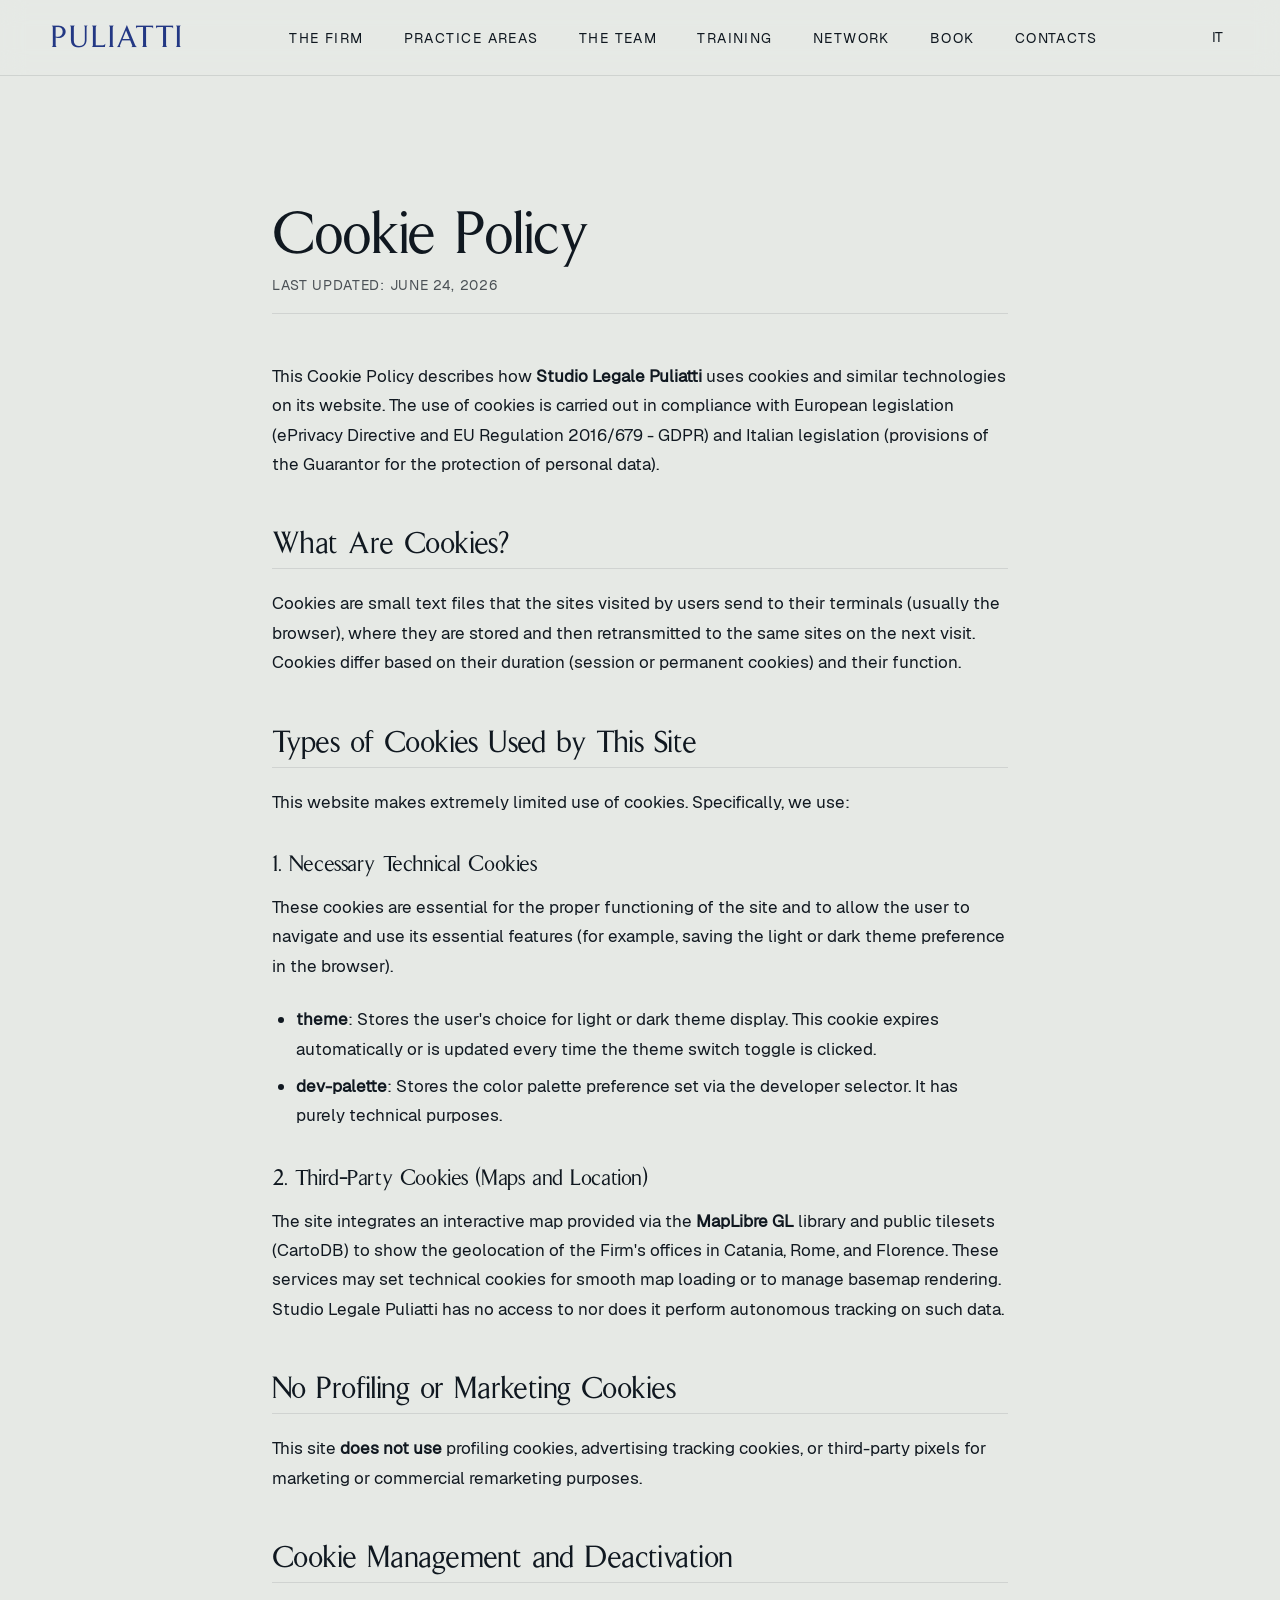
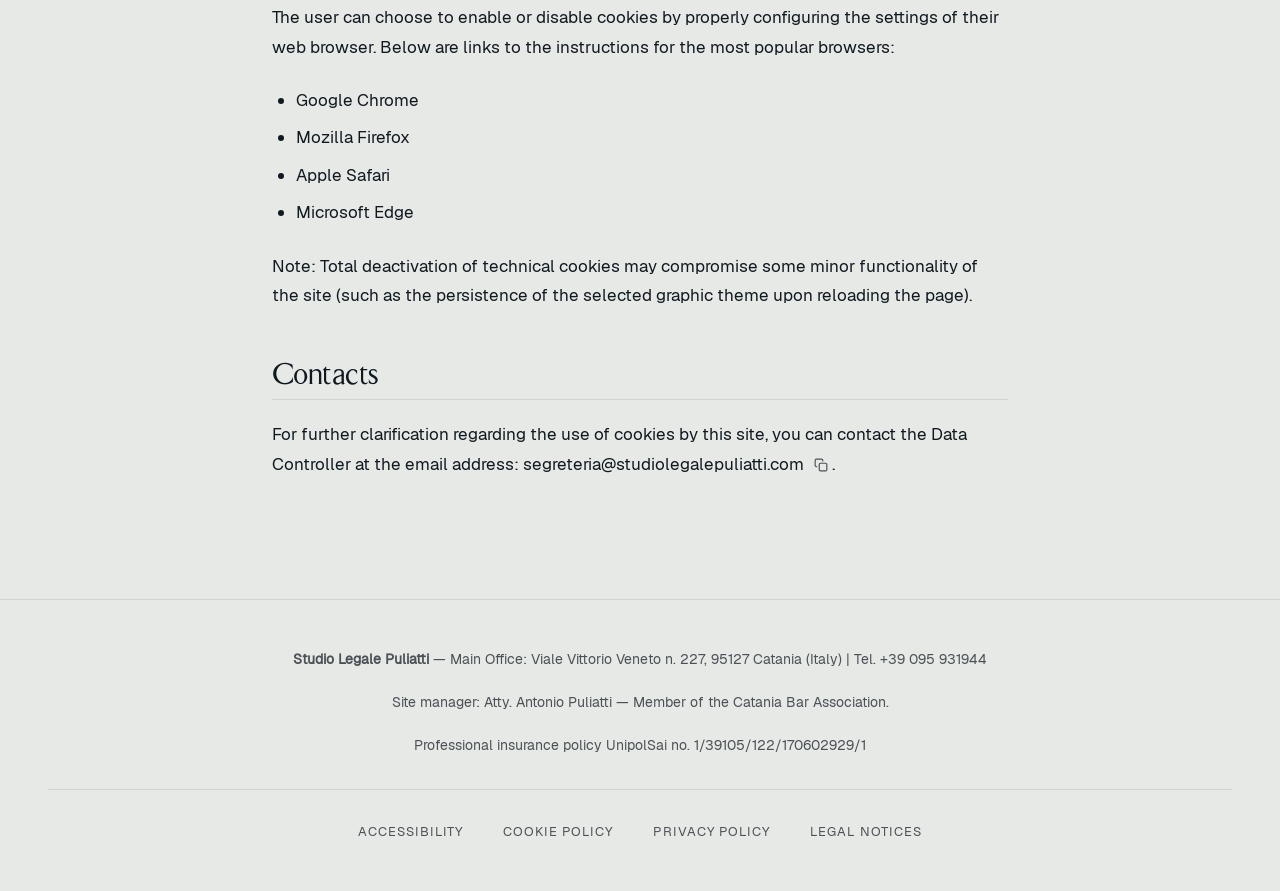
<file: en/cookie-policy.html>
<!DOCTYPE html>
<html lang="en">
<head>
    <meta charset="UTF-8">
    <meta name="viewport" content="width=device-width, initial-scale=1.0">
    <title>Cookie Policy — Studio Legale Puliatti</title>
    <meta name="description" content="Cookie policy of the Studio Legale Puliatti website, which describes how we use technical cookies.">
    <link rel="apple-touch-icon" sizes="180x180" href="../images/apple-touch-icon.png">
    <link rel="icon" type="image/png" sizes="32x32" href="../images/favicon-32x32.png">
    <link rel="icon" type="image/png" sizes="16x16" href="../images/favicon-16x16.png">
    
    <!-- Open Graph / Facebook -->
    <meta property="og:type" content="website">
    <meta property="og:url" content="https://www.studiolegalepuliatti.com/en/cookie-policy.html">
    <meta property="og:title" content="Cookie Policy — Studio Legale Puliatti">
    <meta property="og:description" content="Cookie policy of the Studio Legale Puliatti website, which describes how we use technical cookies.">
    <meta property="og:image" content="https://www.studiolegalepuliatti.com/images/1693843600090.jpeg">

    <!-- Twitter -->
    <meta property="twitter:card" content="summary_large_image">
    <meta property="twitter:url" content="https://www.studiolegalepuliatti.com/en/cookie-policy.html">
    <meta property="twitter:title" content="Cookie Policy — Studio Legale Puliatti">
    <meta property="twitter:description" content="Cookie policy of the Studio Legale Puliatti website, which describes how we use technical cookies.">
    <meta property="twitter:image" content="https://www.studiolegalepuliatti.com/images/1693843600090.jpeg">

    <link rel="stylesheet" href="../style.css?v=1.1">
</head>
<body class="light-theme palette-a">
    <a href="#main-content" class="skip-link">Skip to main content</a>

    <!-- Navbar -->
    <nav class="navbar visible" id="navbar" style="position: sticky; top: 0; transform: translateY(0); opacity: 1; pointer-events: auto;">
        <a href="index.html" class="logo" id="nav-logo">PULIATTI</a>
        <ul class="nav-links">
            <li><a href="index.html#studio">THE FIRM</a></li>
            <li><a href="index.html#attivita">PRACTICE AREAS</a></li>
            <li><a href="index.html#team">THE TEAM</a></li>
            <li><a href="index.html#formazione">TRAINING</a></li>
            <li><a href="index.html#network">NETWORK</a></li>
            <li><a href="index.html#prenota">BOOK</a></li>
            <li><a href="index.html#contatti">CONTACTS</a></li>
        </ul>
        <div class="nav-controls">
            <a href="../cookie-policy.html" class="lang-toggle" aria-label="Passa all'italiano">IT</a>
            <button class="menu-toggle" aria-label="Open menu" aria-expanded="false">
                <svg width="24" height="24" viewBox="0 0 24 24" fill="none" stroke="currentColor" stroke-width="1.8" stroke-linecap="round" stroke-linejoin="round">
                    <line x1="4" y1="6" x2="20" y2="6" class="line-top"></line>
                    <line x1="4" y1="12" x2="20" y2="12" class="line-mid"></line>
                    <line x1="4" y1="18" x2="20" y2="18" class="line-bot"></line>
                </svg>
            </button>
        </div>
    </nav>

    <main class="policy-main" id="main-content">
        <div class="container container--narrow">
            <h1 class="policy-title">Cookie Policy</h1>
            <div class="policy-meta">Last updated: June 24, 2026</div>
            
            <div class="policy-content">
                <p>This Cookie Policy describes how <strong>Studio Legale Puliatti</strong> uses cookies and similar technologies on its website. The use of cookies is carried out in compliance with European legislation (ePrivacy Directive and EU Regulation 2016/679 - GDPR) and Italian legislation (provisions of the Guarantor for the protection of personal data).</p>

                <h2>What Are Cookies?</h2>
                <p>Cookies are small text files that the sites visited by users send to their terminals (usually the browser), where they are stored and then retransmitted to the same sites on the next visit. Cookies differ based on their duration (session or permanent cookies) and their function.</p>

                <h2>Types of Cookies Used by This Site</h2>
                <p>This website makes extremely limited use of cookies. Specifically, we use:</p>

                <h3>1. Necessary Technical Cookies</h3>
                <p>These cookies are essential for the proper functioning of the site and to allow the user to navigate and use its essential features (for example, saving the light or dark theme preference in the browser).</p>
                <ul>
                    <li><strong>theme</strong>: Stores the user's choice for light or dark theme display. This cookie expires automatically or is updated every time the theme switch toggle is clicked.</li>
                    <li><strong>dev-palette</strong>: Stores the color palette preference set via the developer selector. It has purely technical purposes.</li>
                </ul>

                <h3>2. Third-Party Cookies (Maps and Location)</h3>
                <p>The site integrates an interactive map provided via the <strong>MapLibre GL</strong> library and public tilesets (CartoDB) to show the geolocation of the Firm's offices in Catania, Rome, and Florence. These services may set technical cookies for smooth map loading or to manage basemap rendering. Studio Legale Puliatti has no access to nor does it perform autonomous tracking on such data.</p>

                <h2>No Profiling or Marketing Cookies</h2>
                <p>This site <strong>does not use</strong> profiling cookies, advertising tracking cookies, or third-party pixels for marketing or commercial remarketing purposes.</p>

                <h2>Cookie Management and Deactivation</h2>
                <p>The user can choose to enable or disable cookies by properly configuring the settings of their web browser. Below are links to the instructions for the most popular browsers:</p>
                <ul>
                    <li><a href="https://support.google.com/chrome/answer/95647" target="_blank" rel="noopener">Google Chrome</a></li>
                    <li><a href="https://support.mozilla.org/it/kb/Attivare%20e%20disattivare%20i%20cookie" target="_blank" rel="noopener">Mozilla Firefox</a></li>
                    <li><a href="https://support.apple.com/it-it/guide/safari/sfri11471/mac" target="_blank" rel="noopener">Apple Safari</a></li>
                    <li><a href="https://support.microsoft.com/it-it/windows/gestire-i-cookie-in-microsoft-edge-168dab11-0753-043d-7c16-ede5947fc64d" target="_blank" rel="noopener">Microsoft Edge</a></li>
                </ul>
                <p>Note: Total deactivation of technical cookies may compromise some minor functionality of the site (such as the persistence of the selected graphic theme upon reloading the page).</p>

                <h2>Contacts</h2>
                <p>For further clarification regarding the use of cookies by this site, you can contact the Data Controller at the email address: <a href="#" class="obfuscated-email email-text" data-user="segreteria" data-domain="studiolegalepuliatti.com">segreteria [at] studiolegalepuliatti.com</a>.</p>
            </div>
        </div>
    </main>

    <footer>
        <div class="container">
            <p><strong>Studio Legale Puliatti</strong> — Main Office: Viale Vittorio Veneto n. 227, 95127 Catania (Italy) | Tel. <a href="tel:+390959311944">+39 095 931944</a></p>
            <p>Site manager: Atty. Antonio Puliatti — Member of the Catania Bar Association.</p>
            <p>Professional insurance policy UnipolSai no. 1/39105/122/170602929/1</p>
            
            <div class="footer-links">
                <a href="accessibility.html">Accessibility</a>
                <a href="cookie-policy.html">Cookie Policy</a>
                <a href="privacy-policy.html">Privacy Policy</a>
                <a href="legal-notices.html">Legal Notices</a>
            </div>
        </div>
    </footer>

    <script src="../script.js?v=1.1"></script>
</body>
</html>
</file>
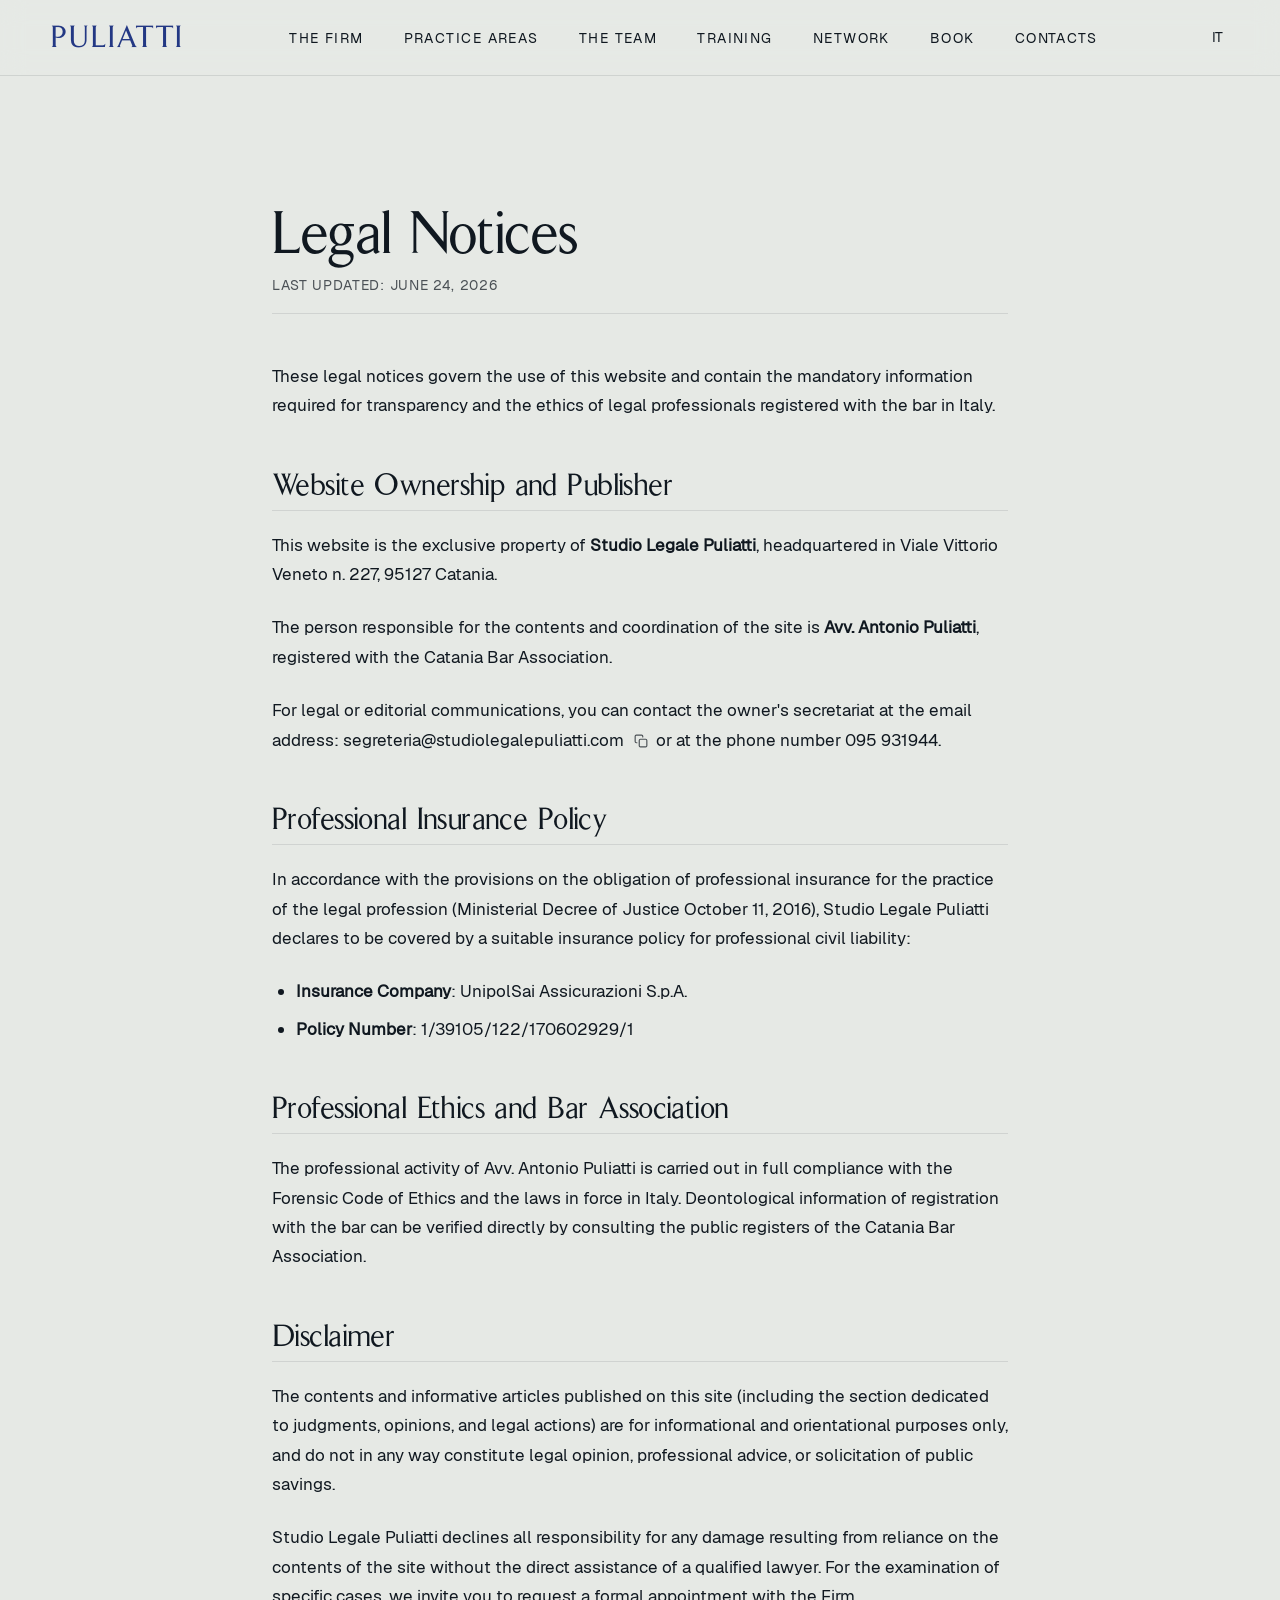
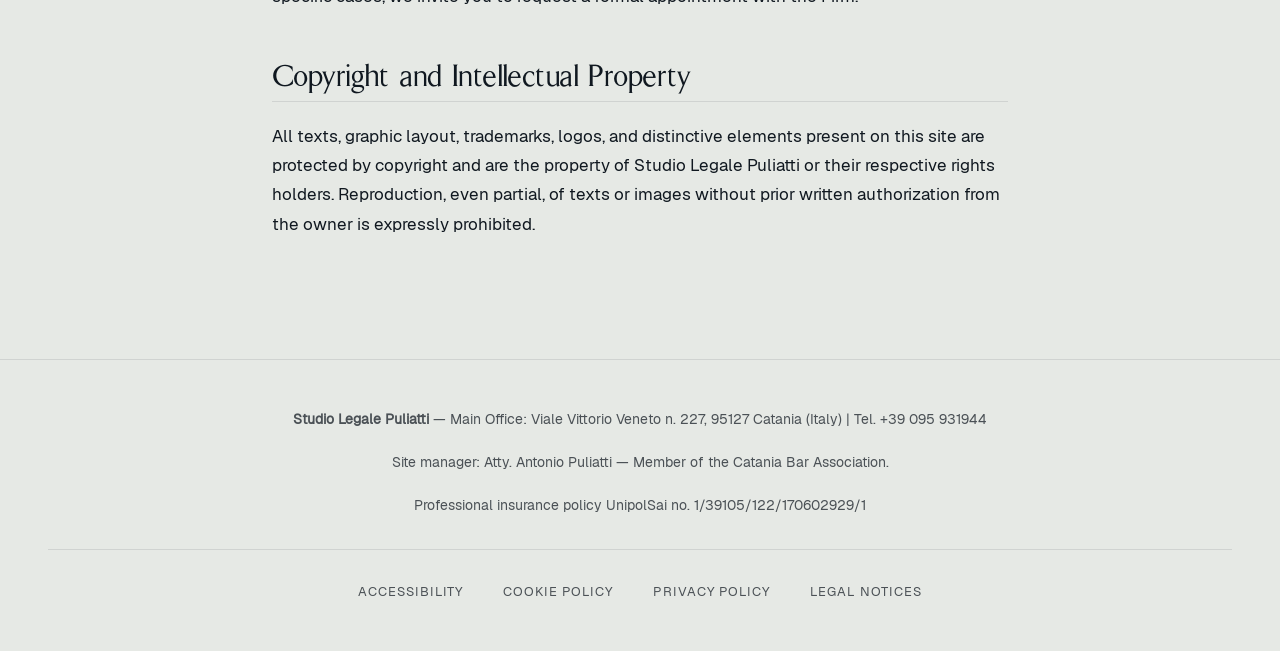
<file: en/legal-notices.html>
<!DOCTYPE html>
<html lang="en">
<head>
    <meta charset="UTF-8">
    <meta name="viewport" content="width=device-width, initial-scale=1.0">
    <title>Legal Notices — Studio Legale Puliatti</title>
    <meta name="description" content="Legal notices and professional information of Studio Legale Puliatti, including bar registrations and professional insurance.">
    <link rel="apple-touch-icon" sizes="180x180" href="../images/apple-touch-icon.png">
    <link rel="icon" type="image/png" sizes="32x32" href="../images/favicon-32x32.png">
    <link rel="icon" type="image/png" sizes="16x16" href="../images/favicon-16x16.png">
    
    <!-- Open Graph / Facebook -->
    <meta property="og:type" content="website">
    <meta property="og:url" content="https://www.studiolegalepuliatti.com/en/legal-notices.html">
    <meta property="og:title" content="Legal Notices — Studio Legale Puliatti">
    <meta property="og:description" content="Legal notices and professional information of Studio Legale Puliatti, including bar registrations and professional insurance.">
    <meta property="og:image" content="https://www.studiolegalepuliatti.com/images/1693843600090.jpeg">

    <!-- Twitter -->
    <meta property="twitter:card" content="summary_large_image">
    <meta property="twitter:url" content="https://www.studiolegalepuliatti.com/en/legal-notices.html">
    <meta property="twitter:title" content="Legal Notices — Studio Legale Puliatti">
    <meta property="twitter:description" content="Legal notices and professional information of Studio Legale Puliatti, including bar registrations and professional insurance.">
    <meta property="twitter:image" content="https://www.studiolegalepuliatti.com/images/1693843600090.jpeg">

    <link rel="stylesheet" href="../style.css?v=1.1">
</head>
<body class="light-theme palette-a">
    <a href="#main-content" class="skip-link">Skip to main content</a>

    <!-- Navbar -->
    <nav class="navbar visible" id="navbar" style="position: sticky; top: 0; transform: translateY(0); opacity: 1; pointer-events: auto;">
        <a href="index.html" class="logo" id="nav-logo">PULIATTI</a>
        <ul class="nav-links">
            <li><a href="index.html#studio">THE FIRM</a></li>
            <li><a href="index.html#attivita">PRACTICE AREAS</a></li>
            <li><a href="index.html#team">THE TEAM</a></li>
            <li><a href="index.html#formazione">TRAINING</a></li>
            <li><a href="index.html#network">NETWORK</a></li>
            <li><a href="index.html#prenota">BOOK</a></li>
            <li><a href="index.html#contatti">CONTACTS</a></li>
        </ul>
        <div class="nav-controls">
            <a href="../legal-notices.html" class="lang-toggle" aria-label="Passa all'italiano">IT</a>
            <button class="menu-toggle" aria-label="Open menu" aria-expanded="false">
                <svg width="24" height="24" viewBox="0 0 24 24" fill="none" stroke="currentColor" stroke-width="1.8" stroke-linecap="round" stroke-linejoin="round">
                    <line x1="4" y1="6" x2="20" y2="6" class="line-top"></line>
                    <line x1="4" y1="12" x2="20" y2="12" class="line-mid"></line>
                    <line x1="4" y1="18" x2="20" y2="18" class="line-bot"></line>
                </svg>
            </button>
        </div>
    </nav>

    <main class="policy-main" id="main-content">
        <div class="container container--narrow">
            <h1 class="policy-title">Legal Notices</h1>
            <div class="policy-meta">Last updated: June 24, 2026</div>
            
            <div class="policy-content">
                <p>These legal notices govern the use of this website and contain the mandatory information required for transparency and the ethics of legal professionals registered with the bar in Italy.</p>

                <h2>Website Ownership and Publisher</h2>
                <p>This website is the exclusive property of <strong>Studio Legale Puliatti</strong>, headquartered in Viale Vittorio Veneto n. 227, 95127 Catania.</p>
                <p>The person responsible for the contents and coordination of the site is <strong>Avv. Antonio Puliatti</strong>, registered with the Catania Bar Association.</p>
                <p>For legal or editorial communications, you can contact the owner's secretariat at the email address: <a href="#" class="obfuscated-email email-text" data-user="segreteria" data-domain="studiolegalepuliatti.com">segreteria [at] studiolegalepuliatti.com</a> or at the phone number <a href="tel:+390959311944">095 931944</a>.</p>

                <h2>Professional Insurance Policy</h2>
                <p>In accordance with the provisions on the obligation of professional insurance for the practice of the legal profession (Ministerial Decree of Justice October 11, 2016), Studio Legale Puliatti declares to be covered by a suitable insurance policy for professional civil liability:</p>
                <ul>
                    <li><strong>Insurance Company</strong>: UnipolSai Assicurazioni S.p.A.</li>
                    <li><strong>Policy Number</strong>: 1/39105/122/170602929/1</li>
                </ul>

                <h2>Professional Ethics and Bar Association</h2>
                <p>The professional activity of Avv. Antonio Puliatti is carried out in full compliance with the Forensic Code of Ethics and the laws in force in Italy. Deontological information of registration with the bar can be verified directly by consulting the public registers of the Catania Bar Association.</p>

                <h2>Disclaimer</h2>
                <p>The contents and informative articles published on this site (including the section dedicated to judgments, opinions, and legal actions) are for informational and orientational purposes only, and do not in any way constitute legal opinion, professional advice, or solicitation of public savings.</p>
                <p>Studio Legale Puliatti declines all responsibility for any damage resulting from reliance on the contents of the site without the direct assistance of a qualified lawyer. For the examination of specific cases, we invite you to request a formal appointment with the Firm.</p>

                <h2>Copyright and Intellectual Property</h2>
                <p>All texts, graphic layout, trademarks, logos, and distinctive elements present on this site are protected by copyright and are the property of Studio Legale Puliatti or their respective rights holders. Reproduction, even partial, of texts or images without prior written authorization from the owner is expressly prohibited.</p>
            </div>
        </div>
    </main>

    <footer>
        <div class="container">
            <p><strong>Studio Legale Puliatti</strong> — Main Office: Viale Vittorio Veneto n. 227, 95127 Catania (Italy) | Tel. <a href="tel:+390959311944">+39 095 931944</a></p>
            <p>Site manager: Atty. Antonio Puliatti — Member of the Catania Bar Association.</p>
            <p>Professional insurance policy UnipolSai no. 1/39105/122/170602929/1</p>
            
            <div class="footer-links">
                <a href="accessibility.html">Accessibility</a>
                <a href="cookie-policy.html">Cookie Policy</a>
                <a href="privacy-policy.html">Privacy Policy</a>
                <a href="legal-notices.html">Legal Notices</a>
            </div>
        </div>
    </footer>

    <script src="../script.js?v=1.1"></script>
</body>
</html>
</file>
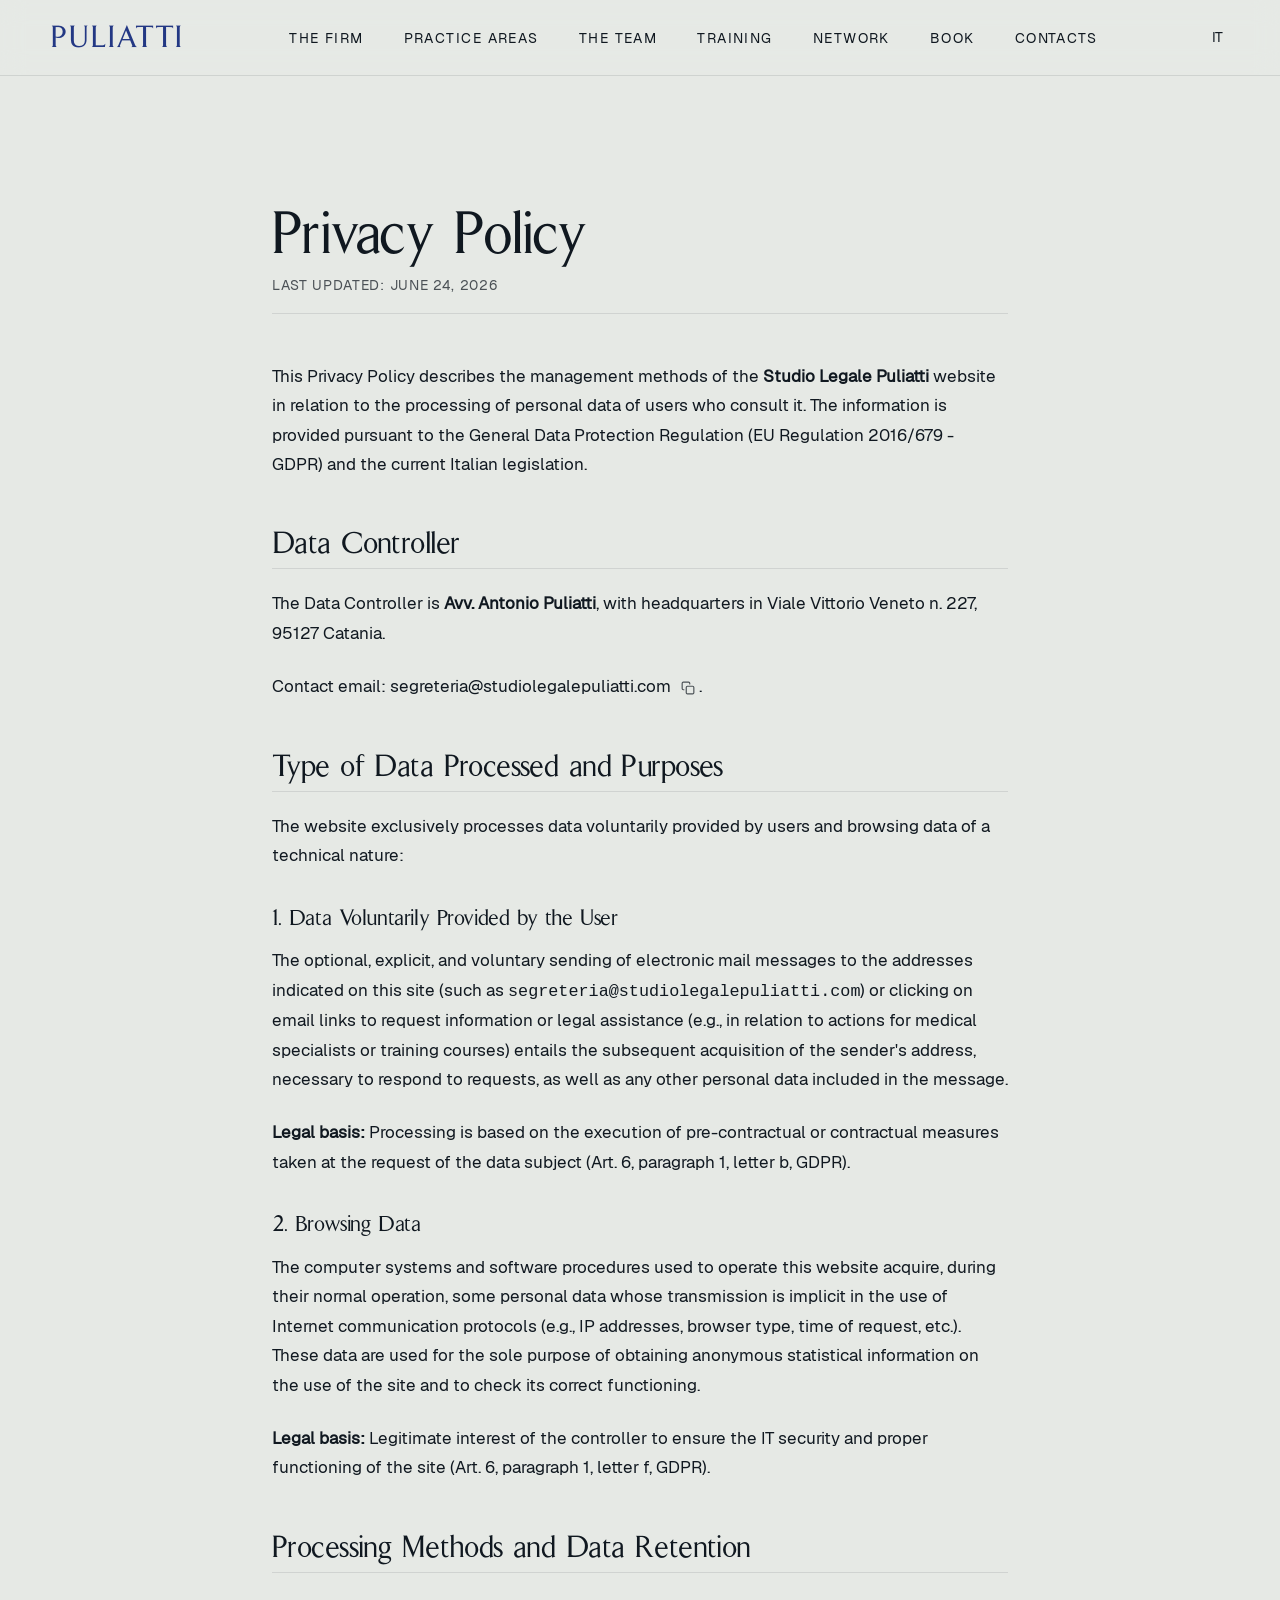
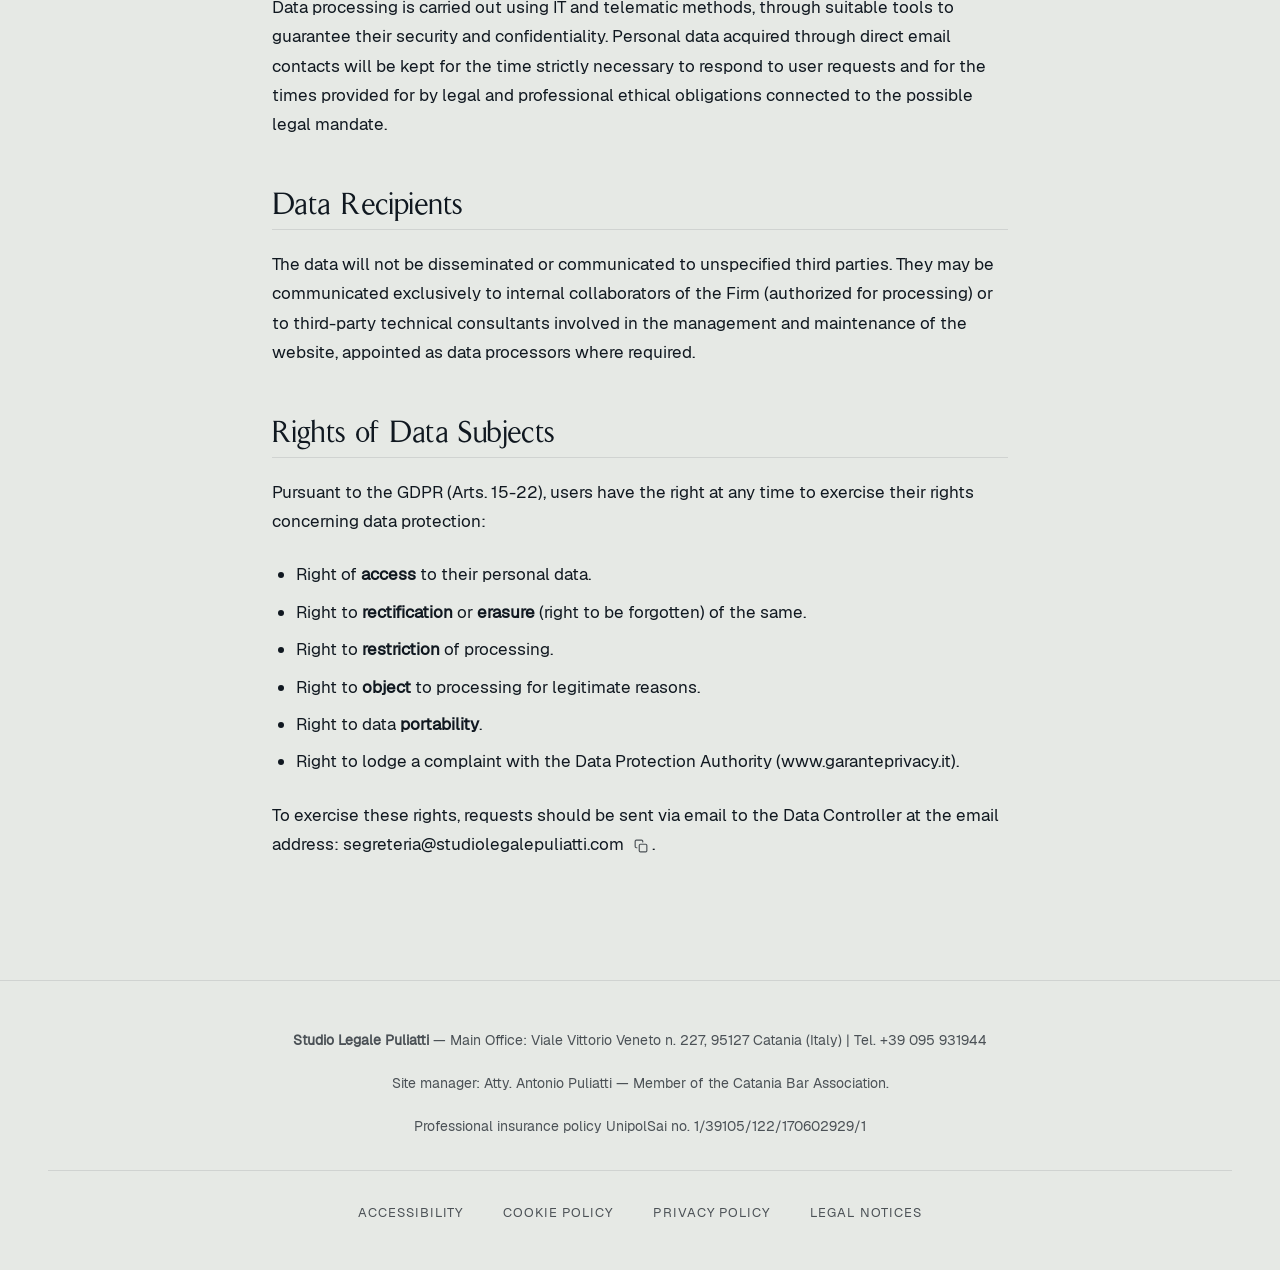
<file: en/privacy-policy.html>
<!DOCTYPE html>
<html lang="en">
<head>
    <meta charset="UTF-8">
    <meta name="viewport" content="width=device-width, initial-scale=1.0">
    <title>Privacy Policy — Studio Legale Puliatti</title>
    <meta name="description" content="Privacy policy of the Studio Legale Puliatti website, compliant with the European GDPR regulation.">
    <link rel="apple-touch-icon" sizes="180x180" href="../images/apple-touch-icon.png">
    <link rel="icon" type="image/png" sizes="32x32" href="../images/favicon-32x32.png">
    <link rel="icon" type="image/png" sizes="16x16" href="../images/favicon-16x16.png">
    
    <!-- Open Graph / Facebook -->
    <meta property="og:type" content="website">
    <meta property="og:url" content="https://www.studiolegalepuliatti.com/en/privacy-policy.html">
    <meta property="og:title" content="Privacy Policy — Studio Legale Puliatti">
    <meta property="og:description" content="Privacy policy of the Studio Legale Puliatti website, compliant with the European GDPR regulation.">
    <meta property="og:image" content="https://www.studiolegalepuliatti.com/images/1693843600090.jpeg">

    <!-- Twitter -->
    <meta property="twitter:card" content="summary_large_image">
    <meta property="twitter:url" content="https://www.studiolegalepuliatti.com/en/privacy-policy.html">
    <meta property="twitter:title" content="Privacy Policy — Studio Legale Puliatti">
    <meta property="twitter:description" content="Privacy policy of the Studio Legale Puliatti website, compliant with the European GDPR regulation.">
    <meta property="twitter:image" content="https://www.studiolegalepuliatti.com/images/1693843600090.jpeg">

    <link rel="stylesheet" href="../style.css?v=1.1">
</head>
<body class="light-theme palette-a">
    <a href="#main-content" class="skip-link">Skip to main content</a>

    <!-- Navbar -->
    <nav class="navbar visible" id="navbar" style="position: sticky; top: 0; transform: translateY(0); opacity: 1; pointer-events: auto;">
        <a href="index.html" class="logo" id="nav-logo">PULIATTI</a>
        <ul class="nav-links">
            <li><a href="index.html#studio">THE FIRM</a></li>
            <li><a href="index.html#attivita">PRACTICE AREAS</a></li>
            <li><a href="index.html#team">THE TEAM</a></li>
            <li><a href="index.html#formazione">TRAINING</a></li>
            <li><a href="index.html#network">NETWORK</a></li>
            <li><a href="index.html#prenota">BOOK</a></li>
            <li><a href="index.html#contatti">CONTACTS</a></li>
        </ul>
        <div class="nav-controls">
            <a href="../privacy-policy.html" class="lang-toggle" aria-label="Passa all'italiano">IT</a>
            <button class="menu-toggle" aria-label="Open menu" aria-expanded="false">
                <svg width="24" height="24" viewBox="0 0 24 24" fill="none" stroke="currentColor" stroke-width="1.8" stroke-linecap="round" stroke-linejoin="round">
                    <line x1="4" y1="6" x2="20" y2="6" class="line-top"></line>
                    <line x1="4" y1="12" x2="20" y2="12" class="line-mid"></line>
                    <line x1="4" y1="18" x2="20" y2="18" class="line-bot"></line>
                </svg>
            </button>
        </div>
    </nav>

    <main class="policy-main" id="main-content">
        <div class="container container--narrow">
            <h1 class="policy-title">Privacy Policy</h1>
            <div class="policy-meta">Last updated: June 24, 2026</div>
            
            <div class="policy-content">
                <p>This Privacy Policy describes the management methods of the <strong>Studio Legale Puliatti</strong> website in relation to the processing of personal data of users who consult it. The information is provided pursuant to the General Data Protection Regulation (EU Regulation 2016/679 - GDPR) and the current Italian legislation.</p>

                <h2>Data Controller</h2>
                <p>The Data Controller is <strong>Avv. Antonio Puliatti</strong>, with headquarters in Viale Vittorio Veneto n. 227, 95127 Catania.</p>
                <p>Contact email: <a href="#" class="obfuscated-email email-text" data-user="segreteria" data-domain="studiolegalepuliatti.com">segreteria [at] studiolegalepuliatti.com</a>.</p>

                <h2>Type of Data Processed and Purposes</h2>
                <p>The website exclusively processes data voluntarily provided by users and browsing data of a technical nature:</p>

                <h3>1. Data Voluntarily Provided by the User</h3>
                <p>The optional, explicit, and voluntary sending of electronic mail messages to the addresses indicated on this site (such as <code>segreteria@studiolegalepuliatti.com</code>) or clicking on email links to request information or legal assistance (e.g., in relation to actions for medical specialists or training courses) entails the subsequent acquisition of the sender's address, necessary to respond to requests, as well as any other personal data included in the message.</p>
                <p><strong>Legal basis:</strong> Processing is based on the execution of pre-contractual or contractual measures taken at the request of the data subject (Art. 6, paragraph 1, letter b, GDPR).</p>

                <h3>2. Browsing Data</h3>
                <p>The computer systems and software procedures used to operate this website acquire, during their normal operation, some personal data whose transmission is implicit in the use of Internet communication protocols (e.g., IP addresses, browser type, time of request, etc.). These data are used for the sole purpose of obtaining anonymous statistical information on the use of the site and to check its correct functioning.</p>
                <p><strong>Legal basis:</strong> Legitimate interest of the controller to ensure the IT security and proper functioning of the site (Art. 6, paragraph 1, letter f, GDPR).</p>

                <h2>Processing Methods and Data Retention</h2>
                <p>Data processing is carried out using IT and telematic methods, through suitable tools to guarantee their security and confidentiality. Personal data acquired through direct email contacts will be kept for the time strictly necessary to respond to user requests and for the times provided for by legal and professional ethical obligations connected to the possible legal mandate.</p>

                <h2>Data Recipients</h2>
                <p>The data will not be disseminated or communicated to unspecified third parties. They may be communicated exclusively to internal collaborators of the Firm (authorized for processing) or to third-party technical consultants involved in the management and maintenance of the website, appointed as data processors where required.</p>

                <h2>Rights of Data Subjects</h2>
                <p>Pursuant to the GDPR (Arts. 15-22), users have the right at any time to exercise their rights concerning data protection:</p>
                <ul>
                    <li>Right of <strong>access</strong> to their personal data.</li>
                    <li>Right to <strong>rectification</strong> or <strong>erasure</strong> (right to be forgotten) of the same.</li>
                    <li>Right to <strong>restriction</strong> of processing.</li>
                    <li>Right to <strong>object</strong> to processing for legitimate reasons.</li>
                    <li>Right to data <strong>portability</strong>.</li>
                    <li>Right to lodge a complaint with the Data Protection Authority (<a href="https://www.garanteprivacy.it" target="_blank" rel="noopener">www.garanteprivacy.it</a>).</li>
                </ul>
                <p>To exercise these rights, requests should be sent via email to the Data Controller at the email address: <a href="#" class="obfuscated-email email-text" data-user="segreteria" data-domain="studiolegalepuliatti.com">segreteria [at] studiolegalepuliatti.com</a>.</p>
            </div>
        </div>
    </main>

    <footer>
        <div class="container">
            <p><strong>Studio Legale Puliatti</strong> — Main Office: Viale Vittorio Veneto n. 227, 95127 Catania (Italy) | Tel. <a href="tel:+390959311944">+39 095 931944</a></p>
            <p>Site manager: Atty. Antonio Puliatti — Member of the Catania Bar Association.</p>
            <p>Professional insurance policy UnipolSai no. 1/39105/122/170602929/1</p>
            
            <div class="footer-links">
                <a href="accessibility.html">Accessibility</a>
                <a href="cookie-policy.html">Cookie Policy</a>
                <a href="privacy-policy.html">Privacy Policy</a>
                <a href="legal-notices.html">Legal Notices</a>
            </div>
        </div>
    </footer>

    <script src="../script.js?v=1.1"></script>
</body>
</html>
</file>
<file: style.css>
:root {
    /* Base Palette - Reverted to Original */
    --c-blue: #233884;
    --c-red: #A73C2A;
    --c-black: #101820;
    --c-beige: #D6D2C4;
    --c-offwhite: #E6E9E5;

    /* Theme Variables - Default to Light */
    --bg-main: var(--c-offwhite);
    --bg-rgb: 230, 233, 229; /* RGB of offwhite */
    --bg-alt: var(--c-beige);
    --text-main: var(--c-black);
    --text-muted: #4B5156;
    --accent: var(--c-blue);
    --highlight: var(--c-red);
    --border: rgba(16, 24, 32, 0.1);

    /* Default Gradients (Matching Palette A Light) */
    --bg-gradient: linear-gradient(180deg, #F2F4F1 0%, #E6E9E5 100%);
    --intro-gradient: linear-gradient(135deg, #C2BCAC 0%, #E6E9E5 100%);
    --card-gradient: linear-gradient(135deg, rgba(255, 255, 255, 0.7) 0%, rgba(214, 210, 196, 0.2) 100%);
    --text-gradient: linear-gradient(135deg, #101820 30%, #233884 100%);
    --accent-gradient: linear-gradient(135deg, #233884 0%, #3d59c9 100%);

    /* Custom easing curves — much stronger than CSS defaults */
    --ease-out: cubic-bezier(0.23, 1, 0.32, 1);
    --ease-in-out: cubic-bezier(0.77, 0, 0.175, 1);
}



@font-face {
    font-family: 'Arrow';
    src: url('font/Arrow Font Regular.otf') format('opentype');
    font-weight: normal;
    font-style: normal;
    font-display: swap;
}

@font-face {
    font-family: 'Geist';
    src: url('font/Geist-Regular-5U7sAi-B.ttf') format('truetype');
    font-weight: normal;
    font-style: normal;
    font-display: swap;
}

* {
    margin: 0;
    padding: 0;
    box-sizing: border-box;
}

html {
    font-size: 16px;
}

body {
    background-color: var(--bg-main);
    color: var(--text-main);
    font-family: 'Geist', sans-serif;
    line-height: 1.6;
    transition: background-color 0.4s ease, color 0.4s ease;
    overflow-x: hidden;
}

h1, h2, h3, h4, .logo {
    font-family: 'Arrow', serif;
    font-weight: normal;
    letter-spacing: -0.02em;
    line-height: 1.15;
}

p {
    margin-bottom: 1.25rem;
}

a {
    color: inherit;
    text-decoration: none;
    transition: color 0.3s ease;
}

/* Accessibility Utilities & Skip Link */
.sr-only {
    position: absolute;
    width: 1px;
    height: 1px;
    padding: 0;
    margin: -1px;
    overflow: hidden;
    clip: rect(0, 0, 0, 0);
    white-space: nowrap;
    border: 0;
}

.skip-link {
    position: fixed;
    top: -100px;
    left: 50%;
    transform: translateX(-50%);
    background: var(--highlight);
    color: var(--c-offwhite);
    padding: 0.75rem 1.5rem;
    z-index: 9999;
    border-radius: 0 0 4px 4px;
    font-family: 'Geist', sans-serif;
    font-weight: 550;
    letter-spacing: 0.05em;
    text-transform: uppercase;
    font-size: 0.85rem;
    box-shadow: 0 4px 20px rgba(0, 0, 0, 0.15);
    transition: top 0.3s var(--ease-out);
}

.skip-link:focus-visible {
    top: 0;
    outline: none;
}

/* Keyboard Navigation Visual Focus Cue */
a:focus,
button:focus,
summary:focus {
    outline: none;
}

a:focus-visible,
button:focus-visible,
summary:focus-visible {
    outline: 2.5px solid var(--highlight);
    outline-offset: 4px;
}

/* ============================================
   INTRO — Full-viewport centered logo state
   ============================================ */
.intro {
    position: absolute; /* Changed from fixed to absolute to scroll with page */
    top: 0;
    left: 0;
    width: 100%;
    height: 100vh;
    display: flex;
    flex-direction: column;
    align-items: center;
    justify-content: center;
    z-index: 2000;
    background: var(--bg-main);
    pointer-events: auto;
    transform: translateZ(0); /* GPU layer promotion — makes opacity changes compositor-only */
    transition: background 0.4s ease, background-color 0.4s ease;
}

/* When scrolled past, let clicks through to content beneath */
.intro.scrolled-past {
    pointer-events: none;
}

.intro-logo-group {
    position: fixed;
    inset: 0; /* Full screen */
    display: grid;
    place-items: center; /* The most stable centering method */
    z-index: 2001;
    pointer-events: none;
}

.intro-logo-inner {
    display: flex;
    flex-direction: column;
    align-items: center;
    text-align: center;
}

.intro-puliatti {
    font-family: 'Arrow', serif;
    font-weight: normal;
    font-size: clamp(4rem, 10vw, 8rem);
    letter-spacing: 0.06em;
    color: var(--accent);
    line-height: 1;
    white-space: nowrap;
    margin: 0;
    will-change: transform, opacity;
}

.intro-subtitle {
    display: flex;
    justify-content: space-between; /* Anchor to opposite margins */
    width: 100%; /* Fill the width of the parent (PULIATTI) */
    margin-top: 1.25rem;
    will-change: transform, opacity;
}

.intro-studio,
.intro-legale {
    font-family: 'Geist', sans-serif;
    font-size: clamp(0.75rem, 1.8vw, 1.1rem);
    letter-spacing: 0.15em;
    text-transform: uppercase;
    color: var(--accent);
}

/* Scroll-down arrow — Locked to bottom */
.intro-scroll-arrow {
    position: absolute;
    bottom: 4rem; /* Locked to the actual bottom of the page */
    left: 50%;
    transform: translateX(-50%);
    color: var(--text-muted);
    animation: arrowBounce 2.5s cubic-bezier(0.45, 0, 0.55, 1) infinite;
    cursor: pointer;
    pointer-events: auto;
    transition: color 0.3s ease;
    background: none;
    border: none;
    padding: 0;
    will-change: transform, opacity;
}

@media (hover: hover) {
    .intro-scroll-arrow:hover {
        color: var(--highlight);
    }
}

@keyframes arrowBounce {
    0%, 100% { transform: translateX(-50%) translateY(0); }
    50% { transform: translateX(-50%) translateY(8px); }
}

/* Spacer pushes content below the fixed intro so there's scroll room */
.intro-spacer {
    height: 100vh; /* Full viewport height for a clean physical break */
    pointer-events: none;
}

/* ============================================
   NAVBAR — hidden initially, revealed on scroll
   ============================================ */
.navbar {
    position: fixed;
    top: 0;
    left: 0;
    width: 100%;
    display: flex;
    justify-content: space-between;
    align-items: center;
    padding: 1.25rem 3rem;
    z-index: 1000;
    background: rgba(var(--bg-rgb), 0.5); /* Reduced opacity for better blur visibility */
    backdrop-filter: blur(12px);
    -webkit-backdrop-filter: blur(12px);
    box-shadow: 0 1px 0 var(--border);
    transition: background 0.4s ease, transform 0.3s ease, opacity 0.3s ease, visibility 0.3s ease;

    /* Start hidden — animated in via JS */
    opacity: 0;
    visibility: hidden;
    transform: translateY(-100%);
    pointer-events: none;
}

.navbar.visible {
    opacity: 1;
    visibility: visible;
    transform: translateY(0);
    pointer-events: auto;
    transition: opacity 400ms var(--ease-out), transform 400ms var(--ease-out), background 0.4s ease, visibility 0s;
}

/* When navbar is going away (scrolling back up) */
.navbar.hiding {
    opacity: 0;
    visibility: hidden;
    transform: translateY(-20px);
    pointer-events: none;
    transition: opacity 250ms var(--ease-out), transform 250ms var(--ease-out), visibility 250ms var(--ease-out);
}

.logo {
    font-family: 'Arrow', serif;
    font-size: 1.8rem;
    color: var(--accent);
    text-transform: uppercase;
    letter-spacing: 0.06em;
    padding-left: 0.12em; /* Match intro logo for seamless handoff */
}

.nav-links {
    list-style: none;
    display: flex;
    gap: 2.5rem;
}

.nav-links a {
    font-size: 0.9rem;
    text-transform: uppercase;
    letter-spacing: 0.1em;
    position: relative;
}

.nav-links a::after {
    content: '';
    position: absolute;
    bottom: -4px;
    left: 0;
    width: 0;
    height: 1px;
    background-color: var(--highlight);
    transition: width 200ms var(--ease-out);
}

@media (hover: hover) and (pointer: fine) {
    .nav-links a:hover::after {
        width: 100%;
    }
}



.nav-controls {
    display: flex;
    align-items: center;
    gap: 0.5rem;
}

.lang-toggle {
    font-size: 0.9rem;
    font-family: 'Geist', sans-serif;
    color: var(--text-main);
    text-decoration: none;
    padding: 0.3rem 0.5rem;
    border: 1px solid transparent;
    border-radius: 4px;
    text-transform: uppercase;
    transition: all 0.2s ease;
}

@media (hover: hover) and (pointer: fine) {
    .lang-toggle:hover {
        border-color: var(--border);
        background: rgba(var(--text-main-rgb), 0.05);
    }
}

.menu-toggle {
    display: none;
    background: none;
    border: none;
    color: var(--text-main);
    cursor: pointer;
    width: 40px;
    height: 40px;
    border-radius: 50%;
    align-items: center;
    justify-content: center;
    transition: background 0.3s ease, transform 160ms var(--ease-out);
}

.menu-toggle:active {
    transform: scale(0.95);
}

@media (hover: hover) and (pointer: fine) {
    .menu-toggle:hover {
        background: var(--border);
    }
}

.menu-toggle svg line {
    transition: transform 0.25s var(--ease-out), opacity 0.22s var(--ease-out);
    transform-origin: center;
}

/* Morphing to X */
.menu-toggle[aria-expanded="true"] .line-top {
    transform: translateY(6px) rotate(45deg);
}

.menu-toggle[aria-expanded="true"] .line-mid {
    opacity: 0;
}

.menu-toggle[aria-expanded="true"] .line-bot {
    transform: translateY(-6px) rotate(-45deg);
}

body.menu-open {
    overflow: hidden;
}



/* ============================================
   SECTIONS
   ============================================ */
.section {
    padding: 6rem 3rem;
    display: flex;
    flex-direction: column;
    justify-content: center;
}

.container {
    max-width: 1200px;
    margin: 0 auto;
    width: 100%;
}

.section-title {
    font-size: 2.5rem; /* Reduced from 3.5rem */
    margin-bottom: 2rem; /* Reduced from 3rem */
    color: var(--text-main);
    border-bottom: 1px solid var(--border);
    padding-bottom: 1rem;
}

/* Hero Section — first section after intro, needs top padding for navbar */
.hero {
    position: relative;
    text-align: center;
    margin-top: 0; /* Content starts immediately; intro overlays it */
}

.hero-content {
    max-width: 800px;
    margin: 0 auto;
}

.hero h1 {
    font-size: clamp(3rem, 8vw, 6rem);
    line-height: 1.1;
    margin-bottom: 1rem;
    color: var(--text-main);
}

.hero .subtitle {
    font-size: clamp(1rem, 2vw, 1.2rem);
    color: var(--text-muted);
    letter-spacing: 0.05em;
    text-transform: uppercase;
}

.scroll-indicator {
    position: absolute;
    bottom: 3rem;
    left: 50%;
    transform: translateX(-50%);
    display: flex;
    flex-direction: column;
    align-items: center;
    gap: 1rem;
    font-size: 0.8rem;
    letter-spacing: 0.1em;
    color: var(--text-muted);
}

.scroll-indicator .line {
    width: 1px;
    height: 50px;
    background-color: var(--text-muted);
    position: relative;
    overflow: hidden;
}

.scroll-indicator .line::after {
    content: '';
    position: absolute;
    top: -100%;
    left: 0;
    width: 100%;
    height: 100%;
    background-color: var(--text-main);
    animation: scroll-line 2s infinite ease-in-out;
}

@keyframes scroll-line {
    0% { top: -100%; }
    50% { top: 100%; }
    100% { top: 100%; }
}

.section-title.no-border {
    border-bottom: none;
    margin-bottom: 1rem;
    padding-bottom: 0;
}

/* Lawyer Section */
.lawyer-grid {
    display: grid;
    grid-template-columns: 1fr 1.2fr;
    gap: 6rem;
    align-items: center;
}

.lawyer-image-container {
    position: relative;
    border-radius: 4px;
    overflow: hidden;
    aspect-ratio: 4/5;
    background: var(--bg-alt);
}

.lawyer-image {
    width: 100%;
    height: 100%;
    object-fit: cover;
    filter: grayscale(20%);
    transition: transform 0.6s var(--ease-out);
}

@media (hover: hover) and (pointer: fine) {
    .lawyer-image-container:hover .lawyer-image {
        transform: scale(1.02);
    }
}

.lawyer-content {
    display: flex;
    flex-direction: column;
    gap: 1.5rem;
}

.label {
    font-size: 0.75rem;
    letter-spacing: 0.15em;
    color: var(--highlight);
    text-transform: uppercase;
    font-weight: 600;
}

.signature {
    font-family: 'Arrow', serif;
    font-size: 2rem; /* Reduced from 2.5rem */
    margin-top: 2rem;
    color: var(--text-main);
    opacity: 0.8;
}

/* Content Blocks */
.large-text {
    font-size: 1.35rem; /* Reduced from 1.8rem */
    line-height: 1.4;
    color: var(--text-main);
    max-width: 900px;
    margin-bottom: 2rem;
    text-align: justify;
}

.grid-4 {
    display: grid;
    grid-template-columns: repeat(4, 1fr);
    gap: 2rem;
}

.card {
    background: var(--bg-alt);
    padding: 2.5rem;
    border: 1px solid var(--border);
    /* Only animate what changes — never use transition: all */
    transition: transform 350ms var(--ease-out), border-color 250ms ease, background-color 250ms ease;
}

@media (hover: hover) and (pointer: fine) {
    .card:hover {
        transform: translateY(-5px);
        border-color: var(--accent);
    }
}

.card h3 {
    font-size: 1.4rem; /* Reduced from 1.8rem */
    margin-bottom: 1rem;
    color: var(--text-main);
}

.card p {
    color: var(--text-muted);
    font-size: 1rem; /* Reduced from 1.1rem */
    line-height: 1.5;
    margin-bottom: 0;
    text-align: justify;
}

/* Contacts */
.contact-grid {
    display: grid;
    grid-template-columns: 1fr 1fr;
    gap: 4rem;
}

.contact-grid h3 {
    font-size: 1.4rem; /* Reduced from 2rem */
    margin-bottom: 1.5rem;
    color: var(--accent);
}

.contact-grid p {
    font-size: 1rem; /* Reduced from 1.2rem */
    margin-bottom: 0.5rem;
    color: var(--text-main);
}

.contact-grid .network {
    margin-top: 2rem;
    font-size: 1.05rem;
    color: var(--text-muted);
    font-weight: 500;
}

.contact-sede {
    margin-bottom: 1.5rem;
}

.contact-sede-title {
    font-size: 1.15rem;
    font-weight: 600;
    color: var(--text-main);
    display: flex;
    align-items: center;
    gap: 0.75rem;
    margin-bottom: 0.35rem;
    font-family: 'Arrow', serif;
}

.label-mini {
    font-size: 0.65rem;
    letter-spacing: 0.08em;
    color: var(--highlight);
    text-transform: uppercase;
    font-weight: 600;
    border: 1px solid var(--border);
    padding: 0.15rem 0.5rem;
    border-radius: 2px;
    font-family: 'Geist', sans-serif;
}

.btn {
    display: inline-block;
    margin-top: 2rem;
    padding: 1rem 2.5rem;
    background-color: var(--accent);
    color: #E6E9E5; /* Force light text on buttons */
    text-transform: uppercase;
    letter-spacing: 0.1em;
    font-size: 0.9rem;
    border: none;
    cursor: pointer;
    /* Explicit properties — avoid transition: all */
    transition: background-color 200ms ease, border-color 200ms ease, transform 160ms var(--ease-out);
}

.btn:active {
    /* Translate override to tactilely press down from hover elevation */
    transform: translateY(0) scale(0.97);
}

.btn.outline {
    background-color: transparent;
    border: 1px solid var(--accent);
    color: var(--text-main);
    /* Inherits transition from .btn */
}

/* Sliding double-arrow button style */
.btn-slide {
    display: inline-flex;
    align-items: center;
    justify-content: center;
    gap: 0.85rem;
    text-align: left;
}

.btn-icon {
    position: relative;
    width: 16px;
    height: 16px;
    overflow: hidden;
    flex-shrink: 0;
    display: inline-block;
}

.btn-icon-slide {
    display: flex;
    width: 32px;
    height: 16px;
    transform: translateX(0);
    transition: transform 250ms var(--ease-out);
}

.btn-icon-slide svg {
    width: 16px;
    height: 16px;
    flex-shrink: 0;
}

@media (hover: hover) and (pointer: fine) {
    .btn:hover {
        background-color: var(--highlight);
        color: #E6E9E5;
        transform: translateY(-2px);
    }

    .btn.outline:hover {
        background-color: var(--accent);
        color: #E6E9E5;
    }

    .btn-slide:hover .btn-icon-slide {
        transform: translateX(-16px);
    }
}

/* Footer */
footer {
    padding: 3rem;
    border-top: 1px solid var(--border);
    text-align: center;
    font-size: 0.9rem;
    color: var(--text-muted);
    background: var(--bg-main);
}

/* Animations */
.fade-in {
    opacity: 0;
    transform: translateY(20px);
    animation: fadeIn 1s forwards var(--ease-out);
}

.delay-1 { animation-delay: 0.3s; }

@keyframes fadeIn {
    to {
        opacity: 1;
        transform: translateY(0);
    }
}

.reveal {
    opacity: 0;
    transition: opacity 600ms var(--ease-out);
}

.reveal.active {
    opacity: 1;
}

/* Translate the inner container instead of the section background to avoid subpixel gaps */
.reveal > .container {
    transform: translateY(24px);
    transition: transform 600ms var(--ease-out);
}

.reveal.active > .container {
    transform: translateY(0);
}

/* Staggered card entry — keep translateY small (8px) to feel light */
.reveal .card {
    opacity: 0;
}

.reveal.active .card {
    animation: fadeSlideUp 550ms var(--ease-out) forwards;
}

@keyframes fadeSlideUp {
    from { opacity: 0; transform: translateY(8px); }
    to { opacity: 1; transform: translateY(0); }
}

/* Stagger: 60ms per item — tighter feels more cohesive, looser feels slow */
.reveal.active .card:nth-child(1) { animation-delay: 0ms; }
.reveal.active .card:nth-child(2) { animation-delay: 60ms; }
.reveal.active .card:nth-child(3) { animation-delay: 120ms; }
.reveal.active .card:nth-child(4) { animation-delay: 180ms; }

/* Map Container */
.map-container {
    width: 100%;
    height: 400px;
    margin-top: 3rem;
    border-radius: 8px;
    border: 1px solid var(--border);
    overflow: hidden;
    position: relative;
    opacity: 0;
    transform: translateY(16px);
    transition: opacity 600ms var(--ease-out), transform 600ms var(--ease-out);
}

.reveal.active .map-container {
    opacity: 1;
    transform: translateY(0);
    transition-delay: 200ms;
}

/* MapLibre Popup Overrides */
.maplibregl-popup-content {
    background: var(--bg-alt);
    color: var(--text-main);
    border: 1px solid var(--border);
    border-radius: 4px;
    padding: 15px 20px;
    font-family: 'Geist', sans-serif;
    box-shadow: 0 4px 6px rgba(0, 0, 0, 0.1);
}

.maplibregl-popup-content h3 {
    margin-bottom: 5px;
    font-size: 1.1rem;
    color: var(--accent);
}

.maplibregl-popup-content p {
    font-size: 0.9rem;
    color: var(--text-muted);
}

.maplibregl-popup-tip {
    border-top-color: var(--border) !important;
}

.maplibregl-popup-close-button {
    color: var(--text-muted);
    font-size: 1.2rem;
    padding: 2px 6px;
}

@media (hover: hover) and (pointer: fine) {
    .maplibregl-popup-close-button:hover {
        background: transparent;
        color: var(--highlight);
    }
}

/* ============================================
   REDUCED MOTION — respect user preference
   ============================================ */
@media (prefers-reduced-motion: reduce) {
    .intro-scroll-arrow {
        animation: none;
    }

    .navbar.visible {
        transition: opacity 0.1s ease;
        transform: translateY(0);
    }

    .reveal,
    .reveal > .container {
        transition-duration: 0.1s;
    }

    .fade-in {
        animation-duration: 0.1s;
    }
}

/* ============================================
   STUDIO SECTION
   ============================================ */
.studio-grid {
    display: grid;
    grid-template-columns: 1.6fr 1fr;
    gap: 6rem;
    align-items: start;
}

.studio-body {
    color: var(--text-muted);
    font-size: 1.05rem;
    line-height: 1.7;
    margin-bottom: 2rem;
    text-align: justify;
}

.studio-pillars {
    display: grid;
    grid-template-columns: repeat(2, 1fr);
    gap: 0.85rem;
    margin-top: 2.5rem;
}

.pillar {
    display: flex;
    align-items: center;
    justify-content: center;
    text-align: center;
    border: 1px solid var(--border);
    padding: 0.85rem 1.25rem;
    min-height: 3.2rem;
    transition: border-color 0.3s ease, background 0.3s ease;
}

.pillar-accent {
    background: var(--accent);
    border-color: var(--accent);
}

.pillar-accent .pillar-label {
    color: #E6E9E5;
}

.pillar-label {
    font-size: 0.72rem;
    letter-spacing: 0.14em;
    color: var(--text-muted);
    text-transform: uppercase;
    line-height: 1.2;
}

@media (max-width: 600px) {
    .studio-pillars {
        grid-template-columns: 1fr;
    }
}

.studio-sidebar {
    display: flex;
    flex-direction: column;
    gap: 0;
    border-left: 1px solid var(--border);
    padding-left: 3rem;
}

.studio-stat {
    display: flex;
    flex-direction: column;
    gap: 0.25rem;
    padding: 2rem 0;
    border-bottom: 1px solid var(--border);
}

.studio-stat:first-child {
    padding-top: 0;
}

.studio-stat:last-child {
    border-bottom: none;
    padding-bottom: 0;
}

.stat-number {
    font-family: 'Arrow', serif;
    font-size: 3rem;
    color: var(--accent);
    line-height: 1;
}

.stat-label {
    font-size: 0.8rem;
    letter-spacing: 0.1em;
    text-transform: uppercase;
    color: var(--text-muted);
}

/* ============================================
   SECTION ALT (subtle background variation)
   ============================================ */
.section-alt {
    background: var(--bg-alt);
}

/* ============================================
   FEATURED CARD (Diritto Sanitario)
   ============================================ */
.featured-card {
    background: var(--bg-main);
    border: 1px solid var(--border);
    margin-bottom: 3rem;
    overflow: hidden;
}

.featured-card-header {
    padding: 3rem;
    border-bottom: 1px solid var(--border);
    background: var(--bg-alt);
}

.featured-card-header h3 {
    font-family: 'Arrow', serif;
    font-size: 2rem;
    margin: 0.75rem 0 1.25rem;
    color: var(--text-main);
}

.featured-intro {
    color: var(--text-muted);
    font-size: 1.05rem;
    line-height: 1.7;
    max-width: 820px;
    margin-bottom: 0;
}

/* ============================================
   ACCORDION
   ============================================ */
.accordion-group {
    border-top: none;
}

.accordion-item {
    border-bottom: 1px solid var(--border);
}

.accordion-item:last-child {
    border-bottom: none;
}

.accordion-trigger {
    display: flex;
    justify-content: space-between;
    align-items: center;
    padding: 1.5rem 3rem;
    cursor: pointer;
    list-style: none;
    font-family: 'Arrow', serif;
    font-size: 1.2rem;
    color: var(--text-main);
    transition: color 0.3s ease, background 0.3s ease, transform 160ms var(--ease-out);
    user-select: none;
}

.accordion-trigger:active {
    transform: scale(0.985);
}

.accordion-trigger::-webkit-details-marker {
    display: none;
}

@media (hover: hover) and (pointer: fine) {
    .accordion-trigger:hover {
        color: var(--accent);
        background: var(--bg-alt);
    }
}

.accordion-icon {
    width: 20px;
    height: 20px;
    flex-shrink: 0;
    transition: transform 0.35s var(--ease-out);
    color: var(--text-muted);
}

details[open] > .accordion-trigger .accordion-icon {
    transform: rotate(180deg);
}

details[open] > .accordion-trigger {
    color: var(--accent);
    background: var(--bg-alt);
}

.accordion-body {
    padding: 1.5rem 3rem 1.5rem;
    color: var(--text-muted);
    font-size: 1rem;
    line-height: 1.7;
    /* @starting-style for interruptible entry — no keyframes on dynamic elements */
    opacity: 1;
    transform: translateY(0);
    transition: opacity 200ms var(--ease-out), transform 200ms var(--ease-out);

    @starting-style {
        opacity: 0;
        transform: translateY(-6px);
    }
}

.accordion-body > *:first-child {
    margin-top: 0;
}

.accordion-body > *:last-child {
    margin-bottom: 0;
}

.law-note {
    background: var(--bg-main);
    border-left: 3px solid var(--accent);
    padding: 1rem 1.5rem;
    margin: 1.25rem 0;
}

.law-note-label {
    font-size: 0.72rem;
    letter-spacing: 0.14em;
    text-transform: uppercase;
    color: var(--accent);
    display: block;
    margin-bottom: 0.4rem;
    font-weight: 600;
}

.law-note p {
    margin-bottom: 0;
    font-size: 0.95rem;
}

.law-list {
    padding-left: 1.5rem;
    margin: 0.75rem 0 1rem;
    color: var(--text-muted);
}

.law-list li {
    margin-bottom: 0.5rem;
    font-size: 1rem;
    line-height: 1.6;
}

/* ============================================
   GRID-3
   ============================================ */
.grid-3 {
    display: grid;
    grid-template-columns: repeat(3, 1fr);
    gap: 2rem;
}

/* ============================================
   BOUTIQUE PROFILE SECTION (ex-team)
   ============================================ */
.boutique-grid {
    display: grid;
    grid-template-columns: 1fr 1.4fr;
    gap: 7rem;
    align-items: start;
}

/* Left: founder photo + name block */
.boutique-profile {
    display: flex;
    flex-direction: column;
    gap: 1.75rem;
}

.boutique-image-wrap {
    aspect-ratio: 4/5;
    overflow: hidden;
    background: var(--bg-main);
    border: 1px solid var(--border);
}

.boutique-image {
    width: 100%;
    height: 100%;
    object-fit: cover;
    filter: grayscale(15%);
    /* 500ms for image hover — more elegant, less snappy */
    transition: transform 500ms var(--ease-out);
    display: block;
}

@media (hover: hover) and (pointer: fine) {
    .boutique-image-wrap:hover .boutique-image {
        transform: scale(1.02);
    }
}

.boutique-profile-info {
    display: flex;
    flex-direction: column;
    gap: 0.3rem;
}

.boutique-name {
    font-family: 'Arrow', serif;
    font-size: 1.8rem;
    color: var(--text-main);
    margin: 0.4rem 0 0.2rem;
    line-height: 1.15;
}

.boutique-role {
    font-size: 0.95rem;
    color: var(--accent);
    letter-spacing: 0.02em;
    margin-bottom: 0.5rem;
}

.boutique-bio {
    font-size: 0.9rem;
    color: var(--text-muted);
    line-height: 1.6;
    margin-bottom: 0;
}

/* Right: values list */
.boutique-values {
    padding-top: 0.5rem;
}

.boutique-statement {
    font-size: 1.2rem;
    line-height: 1.55;
    color: var(--text-main);
    margin-bottom: 2.5rem;
    padding-bottom: 2.5rem;
    border-bottom: 1px solid var(--border);
}

.boutique-value-list {
    display: flex;
    flex-direction: column;
}

.boutique-value {
    display: flex;
    gap: 1.5rem;
    align-items: flex-start;
    padding: 1.5rem 0;
    border-bottom: 1px solid var(--border);
}

.boutique-value:last-child {
    border-bottom: none;
    padding-bottom: 0;
}

.boutique-value-mark {
    font-family: 'Arrow', serif;
    font-size: 1.2rem;
    color: var(--highlight);
    flex-shrink: 0;
    line-height: 1.4;
    margin-top: 0.05rem;
}

.boutique-value strong {
    display: block;
    font-family: 'Arrow', serif;
    font-size: 1.1rem;
    color: var(--text-main);
    margin-bottom: 0.3rem;
    font-weight: normal;
}

.boutique-value p {
    font-size: 0.9rem;
    color: var(--text-muted);
    line-height: 1.6;
    margin-bottom: 0;
}

/* ============================================
   FORMAZIONE SECTION
   ============================================ */
.formazione-grid {
    display: grid;
    grid-template-columns: 1fr 1fr;
    gap: 6rem;
    align-items: start;
}

.formazione-details {
    display: flex;
    flex-direction: column;
    gap: 0;
    padding-top: 1rem;
}

.formazione-feature {
    display: flex;
    gap: 1.5rem;
    align-items: flex-start;
    padding: 1.75rem 0;
    border-bottom: 1px solid var(--border);
}

.formazione-feature:first-child {
    padding-top: 0;
}

.formazione-feature:last-child {
    border-bottom: none;
}

.formazione-icon {
    width: 48px;
    height: 48px;
    flex-shrink: 0;
    color: var(--accent);
}

.formazione-icon svg {
    width: 100%;
    height: 100%;
}

.formazione-feature h3 {
    font-family: 'Arrow', serif;
    font-size: 1.1rem;
    color: var(--text-main);
    margin-bottom: 0.4rem;
}

.formazione-feature p {
    font-size: 0.9rem;
    color: var(--text-muted);
    line-height: 1.55;
    margin-bottom: 0;
}

/* ============================================
   NETWORK SECTION
   ============================================ */
.network-intro {
    max-width: 680px;
    margin: 0 auto 3rem;
    text-align: center;
}

.network-grid {
    display: flex;
    flex-direction: column;
    align-items: center;
    gap: 2rem;
}

.network-card {
    border: 1px solid var(--border);
    padding: 3rem;
    background: var(--bg-main);
    display: flex;
    gap: 2.5rem;
    align-items: flex-start;
    transition: border-color 250ms ease;
    max-width: 800px;
    width: 100%;
}

@media (hover: hover) and (pointer: fine) {
    .network-card:hover {
        border-color: var(--accent);
    }
}

.network-logo-text {
    font-family: 'Arrow', serif;
    font-size: 1.3rem;
    color: var(--accent);
    letter-spacing: -0.02em;
    white-space: nowrap;
    min-width: 120px;
    flex-shrink: 0;
    line-height: 1.1;
    padding-top: 0.5rem;
}

.network-info h3 {
    font-family: 'Arrow', serif;
    font-size: 1.4rem;
    color: var(--text-main);
    margin: 0.5rem 0 1rem;
}

.network-info p {
    font-size: 0.95rem;
    color: var(--text-muted);
    line-height: 1.65;
    margin-bottom: 0;
}

/* ============================================
   SEDI SECTION
   ============================================ */
.sedi-grid {
    display: grid;
    grid-template-columns: 1.4fr 1fr 1fr;
    gap: 2rem;
}

.sede-card {
    border: 1px solid var(--border);
    padding: 2.5rem;
    background: var(--bg-main);
    display: flex;
    flex-direction: column;
    gap: 0.5rem;
}

.sede-card h3 {
    font-family: 'Arrow', serif;
    font-size: 1.6rem;
    color: var(--text-main);
    margin-top: 0.25rem;
}

.sede-card p {
    color: var(--text-muted);
    font-size: 0.95rem;
    line-height: 1.55;
    margin-bottom: 0;
}

/* Primary override (Catania) */
.sede-card--primary {
    background: var(--accent);
    border-color: var(--accent);
}

.sede-card--primary .label {
    color: rgba(230, 233, 229, 0.7);
}

.sede-card--primary h3 {
    color: #E6E9E5;
}

.sede-card--primary p {
    color: rgba(230, 233, 229, 0.8);
}

.sede-link {
    display: inline-block;
    margin-top: 1.5rem;
    font-size: 0.85rem;
    letter-spacing: 0.06em;
    color: rgba(230, 233, 229, 0.9);
    text-decoration: none;
    transition: color 0.3s ease;
}

@media (hover: hover) and (pointer: fine) {
    .sede-link:hover {
        color: #E6E9E5;
    }
}

/* ============================================
   AZIONI LEGALI TITLE
   ============================================ */
.azioni-title {
    font-family: 'Arrow', serif;
    font-size: 1.8rem;
    color: var(--text-main);
    margin: 0.75rem 0 1.5rem;
}

/* ============================================
   RESPONSIVE
   ============================================ */
@media (max-width: 1024px) {
    .grid-4 {
        grid-template-columns: repeat(2, 1fr);
    }
    .boutique-grid {
        grid-template-columns: 1fr;
        gap: 3rem;
    }
    .studio-grid {
        grid-template-columns: 1fr;
        gap: 3rem;
    }
    .studio-sidebar {
        border-left: none;
        border-top: 1px solid var(--border);
        padding-left: 0;
        padding-top: 2rem;
        flex-direction: row;
        gap: 0;
    }
    .studio-stat {
        flex: 1;
        padding: 0 2rem;
        border-bottom: none;
        border-right: 1px solid var(--border);
    }
    .studio-stat:first-child {
        padding-left: 0;
    }
    .studio-stat:last-child {
        border-right: none;
        padding-right: 0;
    }
    .sedi-grid {
        grid-template-columns: 1fr 1fr;
    }
    .sedi-grid .sede-card--primary {
        grid-column: 1 / -1;
    }
}

@media (max-width: 768px) {
    .navbar {
        flex-direction: row;
        justify-content: space-between;
        padding: 0.75rem 1.5rem;
        height: 64px;
        align-items: center;
    }
    
    .menu-toggle {
        display: flex;
    }
    
    .nav-links {
        position: fixed;
        top: 0;
        right: 0;
        width: 100%;
        height: 100dvh;
        background: rgba(var(--bg-rgb), 0.96);
        backdrop-filter: blur(20px);
        -webkit-backdrop-filter: blur(20px);
        display: flex;
        flex-direction: column;
        justify-content: center;
        align-items: center;
        gap: 2.25rem;
        padding: 6rem 2rem 3rem;
        z-index: 999;
        transform: translateX(100%);
        transition: transform 400ms var(--ease-in-out), opacity 300ms ease, visibility 300ms ease;
        opacity: 0;
        visibility: hidden;
        margin-top: 0;
    }
    
    .nav-links.active {
        transform: translateX(0);
        opacity: 1;
        visibility: visible;
        transition: transform 400ms var(--ease-in-out), opacity 300ms ease, visibility 0s;
    }

    .nav-links a {
        font-size: 1.35rem;
        font-weight: 500;
        letter-spacing: 0.12em;
    }
    
    .section {
        padding: 4rem 1.5rem;
    }
    
    .section-title {
        font-size: 2rem;
    }
    
    .grid-4 {
        grid-template-columns: 1fr;
    }

    .grid-3 {
        grid-template-columns: 1fr;
    }

    .network-grid {
        flex-direction: column;
        align-items: center;
    }

    .network-card {
        flex-direction: column;
        gap: 1.5rem;
        padding: 2rem;
    }

    .sedi-grid {
        grid-template-columns: 1fr;
    }

    .sedi-grid .sede-card--primary {
        grid-column: auto;
    }

    .boutique-grid {
        grid-template-columns: 1fr;
        gap: 2.5rem;
    }

    .formazione-grid {
        grid-template-columns: 1fr;
        gap: 3rem;
    }

    .featured-card-header {
        padding: 2rem;
    }

    .accordion-trigger {
        padding: 1.25rem 2rem;
        font-size: 1.05rem;
    }

    .accordion-body {
        padding: 1.25rem 2rem 1.25rem;
    }
    
    .contact-grid {
        grid-template-columns: 1fr;
        gap: 2rem;
    }

    .lawyer-grid {
        grid-template-columns: 1fr;
        gap: 3rem;
    }

    .lawyer-image-container {
        order: -1;
        max-width: 340px;
        margin: 0 auto;
        width: 100%;
    }

    .boutique-image-wrap {
        max-width: 340px;
        margin: 0 auto;
        width: 100%;
    }

    .intro-puliatti {
        font-size: clamp(3rem, 12vw, 5rem);
    }
}

@media (max-width: 480px) {
    .section {
        padding: 3rem 1.25rem;
    }
    
    .section-title {
        font-size: 1.75rem;
        margin-bottom: 1.5rem;
    }
    
    .large-text {
        font-size: 1.15rem;
    }
    
    .featured-card-header {
        padding: 1.5rem;
    }
    
    .accordion-trigger {
        padding: 1rem 1.25rem;
        font-size: 1rem;
    }
    
    .accordion-body {
        padding: 1rem 1.25rem;
    }
    
    .card {
        padding: 1.5rem;
    }
    
    .sede-card {
        padding: 1.5rem;
    }
    
    .studio-sidebar {
        flex-direction: column;
        gap: 1.5rem;
        padding-top: 1.5rem;
    }
    
    .studio-stat {
        padding: 1.5rem 0;
        border-right: none;
        border-bottom: 1px solid var(--border);
        text-align: center;
    }
    
    .studio-stat:first-child {
        padding-top: 0;
    }
    
    .studio-stat:last-child {
        border-bottom: none;
        padding-bottom: 0;
    }
}




/* ============================================
   POLICY SUBPAGES STYLING
   ============================================ */
.container--narrow {
    max-width: 800px;
    margin: 0 auto;
    padding: 0 2rem;
}

.policy-main {
    padding: 8rem 0 6rem;
    background: var(--bg-main);
    min-height: 70vh;
}

.policy-title {
    font-size: clamp(2.5rem, 5vw, 3.5rem);
    margin-bottom: 0.5rem;
    color: var(--text-main);
}

.policy-meta {
    font-size: 0.85rem;
    color: var(--text-muted);
    margin-bottom: 3rem;
    text-transform: uppercase;
    letter-spacing: 0.05em;
    border-bottom: 1px solid var(--border);
    padding-bottom: 1rem;
}

.policy-content {
    font-family: 'Geist', sans-serif;
    font-size: 1.05rem;
    line-height: 1.75;
    color: var(--text-main);
}

.policy-content p {
    margin-bottom: 1.5rem;
}

.policy-content h2 {
    font-family: 'Arrow', serif;
    font-size: 1.8rem;
    font-weight: normal;
    margin: 3rem 0 1.25rem;
    color: var(--text-main);
    border-bottom: 1px solid var(--border);
    padding-bottom: 0.5rem;
}

.policy-content h3 {
    font-family: 'Arrow', serif;
    font-size: 1.3rem;
    font-weight: normal;
    margin: 2.25rem 0 1rem;
    color: var(--text-main);
}

.policy-content ul, 
.policy-content ol {
    margin-bottom: 1.5rem;
    padding-left: 1.5rem;
}

.policy-content li {
    margin-bottom: 0.5rem;
}

.policy-content strong {
    color: var(--text-main);
}

/* Footer Compliance Links */
.footer-links {
    display: flex;
    justify-content: center;
    gap: 2.5rem;
    margin-top: 2rem;
    flex-wrap: wrap;
    border-top: 1px solid var(--border);
    padding-top: 2rem;
}

.footer-links a {
    font-size: 0.8rem;
    color: var(--text-muted);
    text-transform: uppercase;
    letter-spacing: 0.08em;
    position: relative;
    transition: color 0.3s ease;
}

.footer-links a::after {
    content: '';
    position: absolute;
    bottom: -4px;
    left: 0;
    width: 0;
    height: 1px;
    background-color: var(--accent);
    transition: width 200ms var(--ease-out);
}

@media (hover: hover) and (pointer: fine) {
    .footer-links a:hover {
        color: var(--accent);
    }
    
    .footer-links a:hover::after {
        width: 100%;
    }
}

/* Active Nav Link Styling */
.nav-links a.active {
    color: var(--highlight);
}
.nav-links a.active::after {
    width: 100%;
}

/* Copy Email Button Styling */
.copy-email-btn {
    background: none;
    border: none;
    color: var(--text-muted);
    cursor: pointer;
    padding: 4px;
    margin-left: 6px;
    border-radius: 4px;
    display: inline-flex;
    align-items: center;
    vertical-align: middle;
    transition: background 0.2s, color 0.2s;
}
@media (hover: hover) and (pointer: fine) {
    .copy-email-btn:hover {
        background: var(--border);
        color: var(--text-main);
    }
}
.copy-email-btn.copied {
    color: #28a745;
}
.copy-email-btn svg {
    display: block;
}

/* Prenota una Consulenza Form Section */
.prenota-container {
    padding: 2rem 0;
}

.prenota-content {
    max-width: 720px;
    margin: 0 auto;
}

.contact-form {
    margin-top: 2.5rem;
    display: flex;
    flex-direction: column;
    gap: 1.5rem;
}

.form-group {
    display: flex;
    flex-direction: column;
    gap: 0.5rem;
}

.form-group label {
    font-size: 0.85rem;
    text-transform: uppercase;
    letter-spacing: 0.05em;
    font-weight: 550;
    color: var(--text-muted);
}

.form-group input,
.form-group textarea {
    width: 100%;
    padding: 0.85rem 1.25rem;
    background: rgba(var(--bg-rgb), 0.3);
    border: 1px solid var(--border);
    border-radius: 4px;
    font-family: 'Geist', sans-serif;
    font-size: 1rem;
    color: var(--text-main);
    transition: border-color 0.2s, background-color 0.2s;
}

.form-group input:focus,
.form-group textarea:focus {
    outline: none;
    border-color: var(--highlight);
    background: rgba(var(--bg-rgb), 0.6);
}

.form-checkbox {
    display: flex;
    align-items: flex-start;
    gap: 0.75rem;
    font-size: 0.9rem;
    color: var(--text-muted);
    cursor: pointer;
}

.form-checkbox input {
    margin-top: 0.25rem;
    cursor: pointer;
    accent-color: var(--highlight);
}

.form-checkbox a {
    text-decoration: underline;
    color: var(--text-main);
}

.form-status {
    font-size: 0.95rem;
    padding: 0.75rem 1rem;
    border-radius: 4px;
    display: none;
    line-height: 1.5;
}

.form-status.success {
    display: block;
    background: rgba(40, 167, 69, 0.1);
    color: #28a745;
    border: 1px solid rgba(40, 167, 69, 0.2);
}

.form-status.error {
    display: block;
    background: rgba(220, 53, 69, 0.1);
    color: #dc3545;
    border: 1px solid rgba(220, 53, 69, 0.2);
}

/* -------------------------------------
   JUSTIFY TEXTS IN ATTIVITA & FORMAZIONE
   ------------------------------------- */
#attivita p,
#formazione p {
    text-align: justify;
}
</file>
